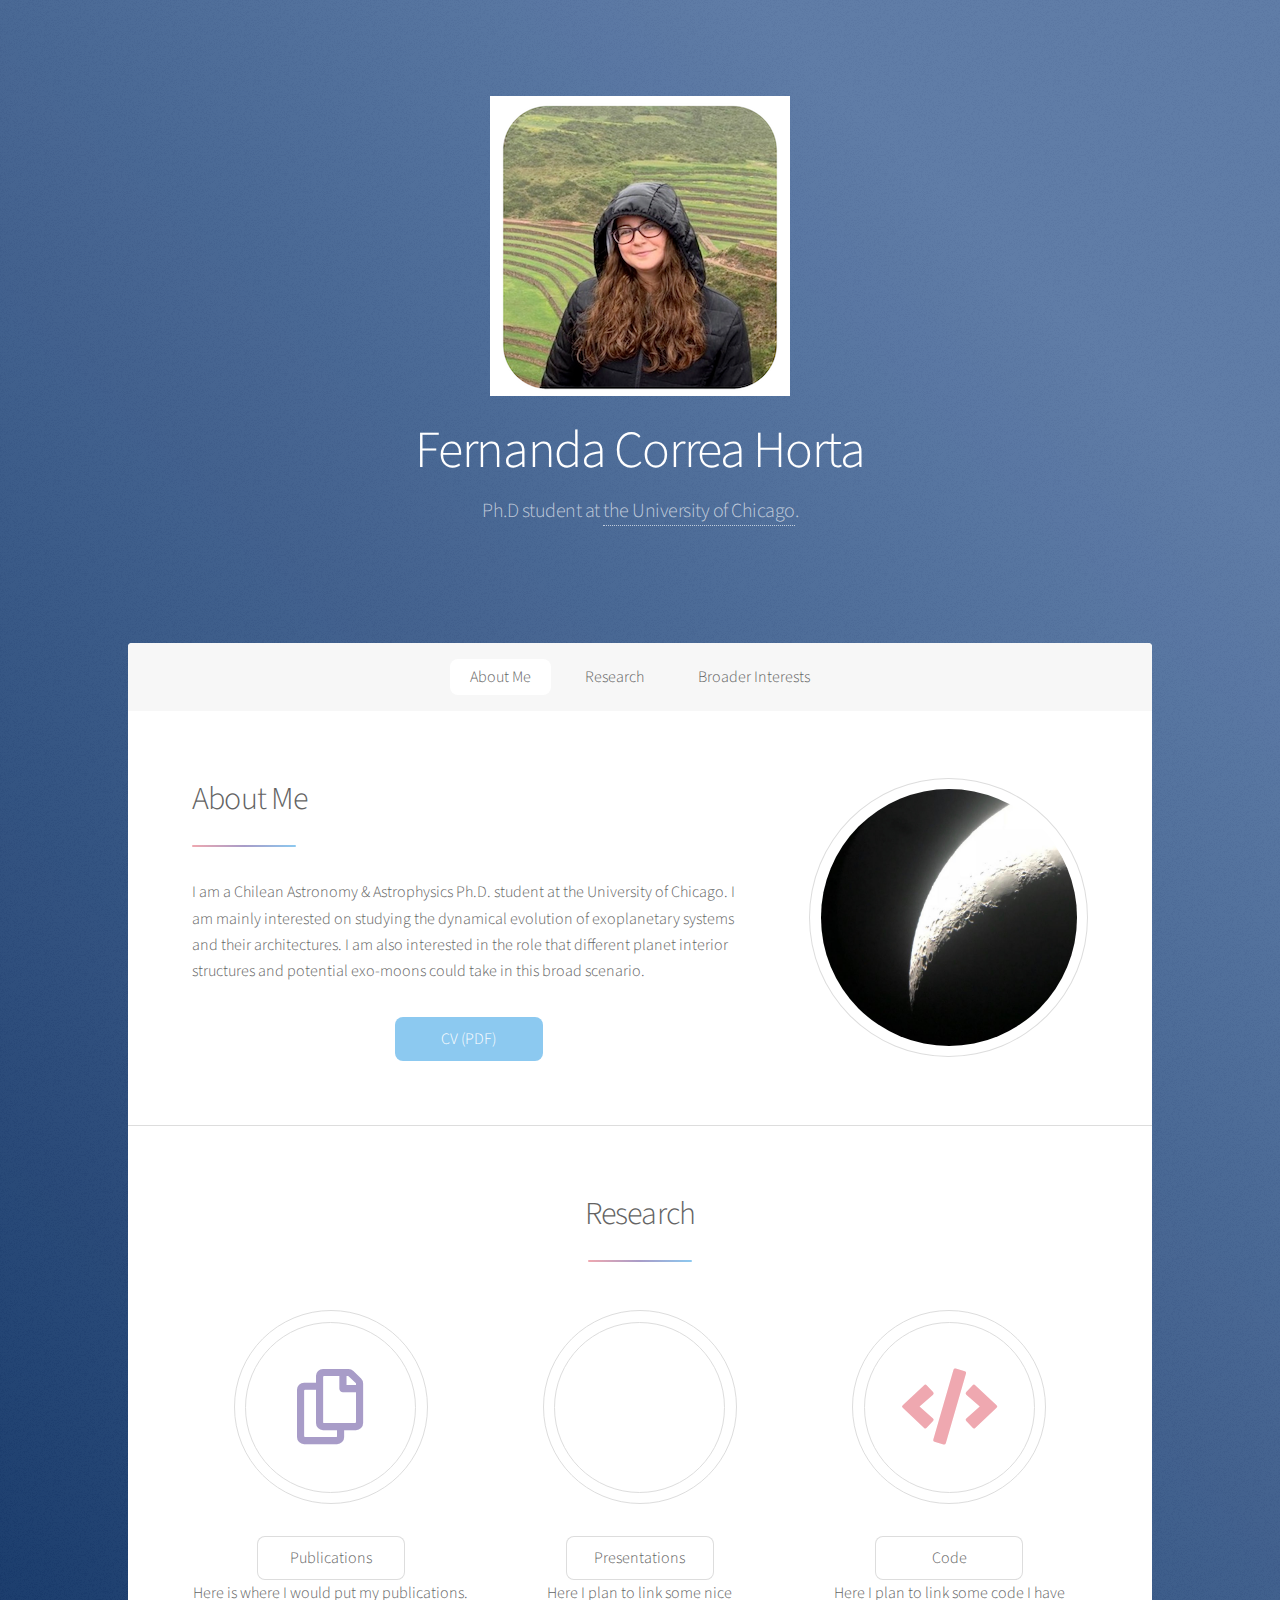
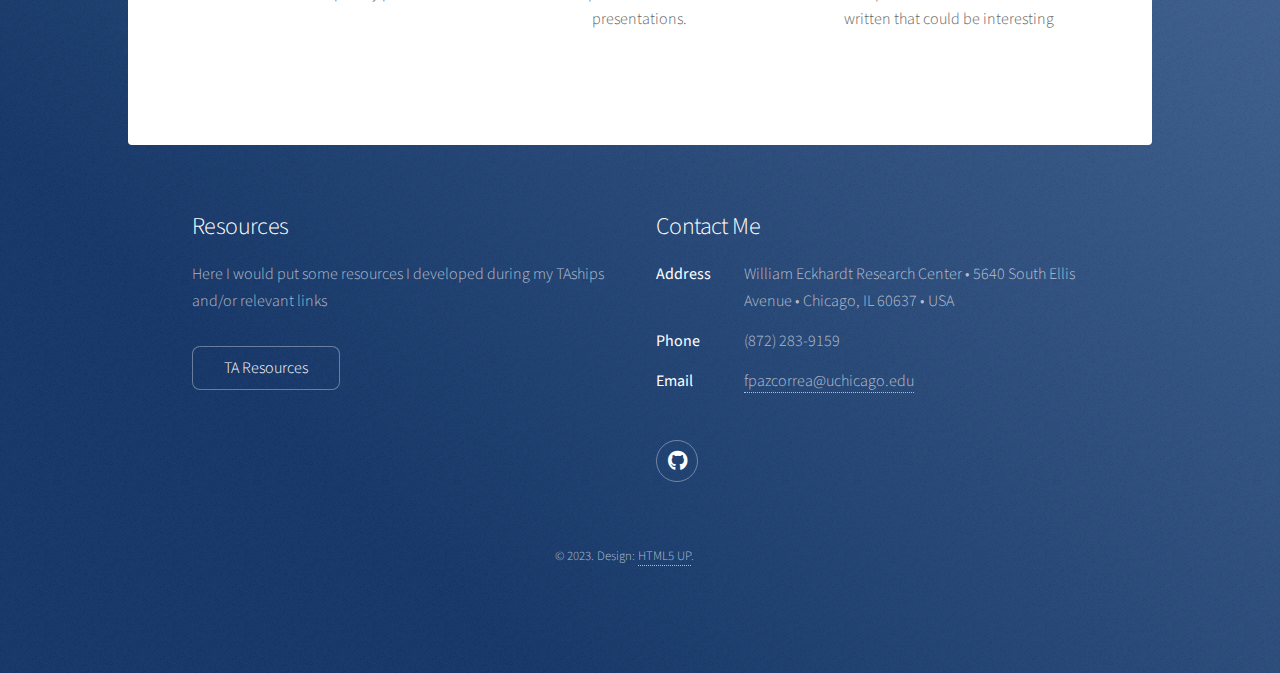
<file: index.html>
<!DOCTYPE HTML>
<!--
	Stellar by HTML5 UP
	html5up.net | @ajlkn
	Free for personal and commercial use under the CCA 3.0 license (html5up.net/license)
-->
<html>
	<head>
		<title>Fernanda Paz Correa Horta</title>
		<meta charset="utf-8" />
		<meta name="viewport" content="width=device-width, initial-scale=1, user-scalable=no" />
		<link rel="stylesheet" href="assets/css/main.css" />
		<noscript><link rel="stylesheet" href="assets/css/noscript.css" /></noscript>
	</head>
	<body class="is-preload">

		<!-- Wrapper -->
			<div id="wrapper">

				<!-- Header -->
					<header id="header" class="alt">
						<span class="logo"><img src="images/profile_pic_2.png" alt="" /></span>
						<h1>Fernanda Correa Horta</h1>
						<p>Ph.D student at <a href="https://astrophysics.uchicago.edu" target="_blank">the University of Chicago</a>.</p><br />
					</header>

				<!-- Nav -->
					<nav id="nav">
						<ul>
							<li><a href="#about" class="active">About Me</a></li>
							<li><a href="#research"> Research</a></li>
							<li><a href="broader.html">Broader Interests</a></li>
						</ul>
					</nav>

				<!-- Main -->
					<div id="main">

						<!-- Introduction -->
							<section id="about" class="main">
								<div class="spotlight">
									<div class="content">
										<header class="major">
											<h2>About Me</h2>
										</header>
										<p> I am a Chilean Astronomy & Astrophysics Ph.D. student at the University of Chicago. I am
										 mainly interested on studying the dynamical evolution of exoplanetary systems and their architectures. I am also interested
										in the role that different planet interior structures and potential exo-moons could take in this broad scenario. </p>
										
										<ul class="actions special">
										<li><a href="CV.pdf" target="_blank" class="button primary">CV (PDF)</a></li>
									</ul>
										
									</div>
									<span class="image"><img src="images/moon.jpeg" alt="" /></span>
								</div>
							</section>

						<!-- Research -->
							<section id="research" class="main special">
								<header class="major">
									<h2>Research</h2>
								</header>
								<ul class="features">
									 <li>
										 <span class="icon major style3 fa-copy"></span>
										<class="actions">
									<a href="#" class="button">Publications</a>
									<p>Here is where I would put my publications.</p> 
								        </li>
									<li>
										<span class="icon major fa-laptop"></span>
										<class="actions">
									<a href="#" class="button">Presentations</a>
										<p>Here I plan to link some nice presentations.</p>
								        </li>
									<li>
										<span class="icon solid major style1 fa-code"></span>
										<class="actions">
									<a href="#" class="button">Code</a>
										<p>Here I plan to link some code I have written that could be interesting</p>
								        </li>	
						</ul>
						</section>

					</div>	

				<!-- Footer -->
					<footer id="footer">
						<section>
							<h2>Resources</h2>
							<p>Here I would put some resources I developed during my TAships and/or relevant links</p>
							<ul class="actions">
								<li><a href="resources.html" class="button">TA Resources</a></li>
							</ul>
						</section>
						<section>
							<h2>Contact Me</h2>
							<dl class="alt">
								<dt>Address</dt>
								<dd> William Eckhardt Research Center &bull; 5640 South Ellis Avenue &bull; Chicago, IL 60637 &bull; USA</dd>
								<dt>Phone</dt>
								<dd>(872) 283-9159</dd>
								<dt>Email</dt>
								<dd><a href="#">fpazcorrea@uchicago.edu</a></dd>
							</dl>
							<ul class="icons">
								<li><a href="https://github.com/fpazcorrea" target="_blank" class="icon brands fa-github alt"><span class="label">GitHub</span></a></li>
							</ul>
						</section>
						<p class="copyright">&copy; 2023. Design: <a href="https://html5up.net" target="_blank">HTML5 UP</a>.</p>
					</footer>

			</div>

		<!-- Scripts -->
			<script src="assets/js/jquery.min.js"></script>
			<script src="assets/js/jquery.scrollex.min.js"></script>
			<script src="assets/js/jquery.scrolly.min.js"></script>
			<script src="assets/js/browser.min.js"></script>
			<script src="assets/js/breakpoints.min.js"></script>
			<script src="assets/js/util.js"></script>
			<script src="assets/js/main.js"></script>

	</body>
</html>
</file>
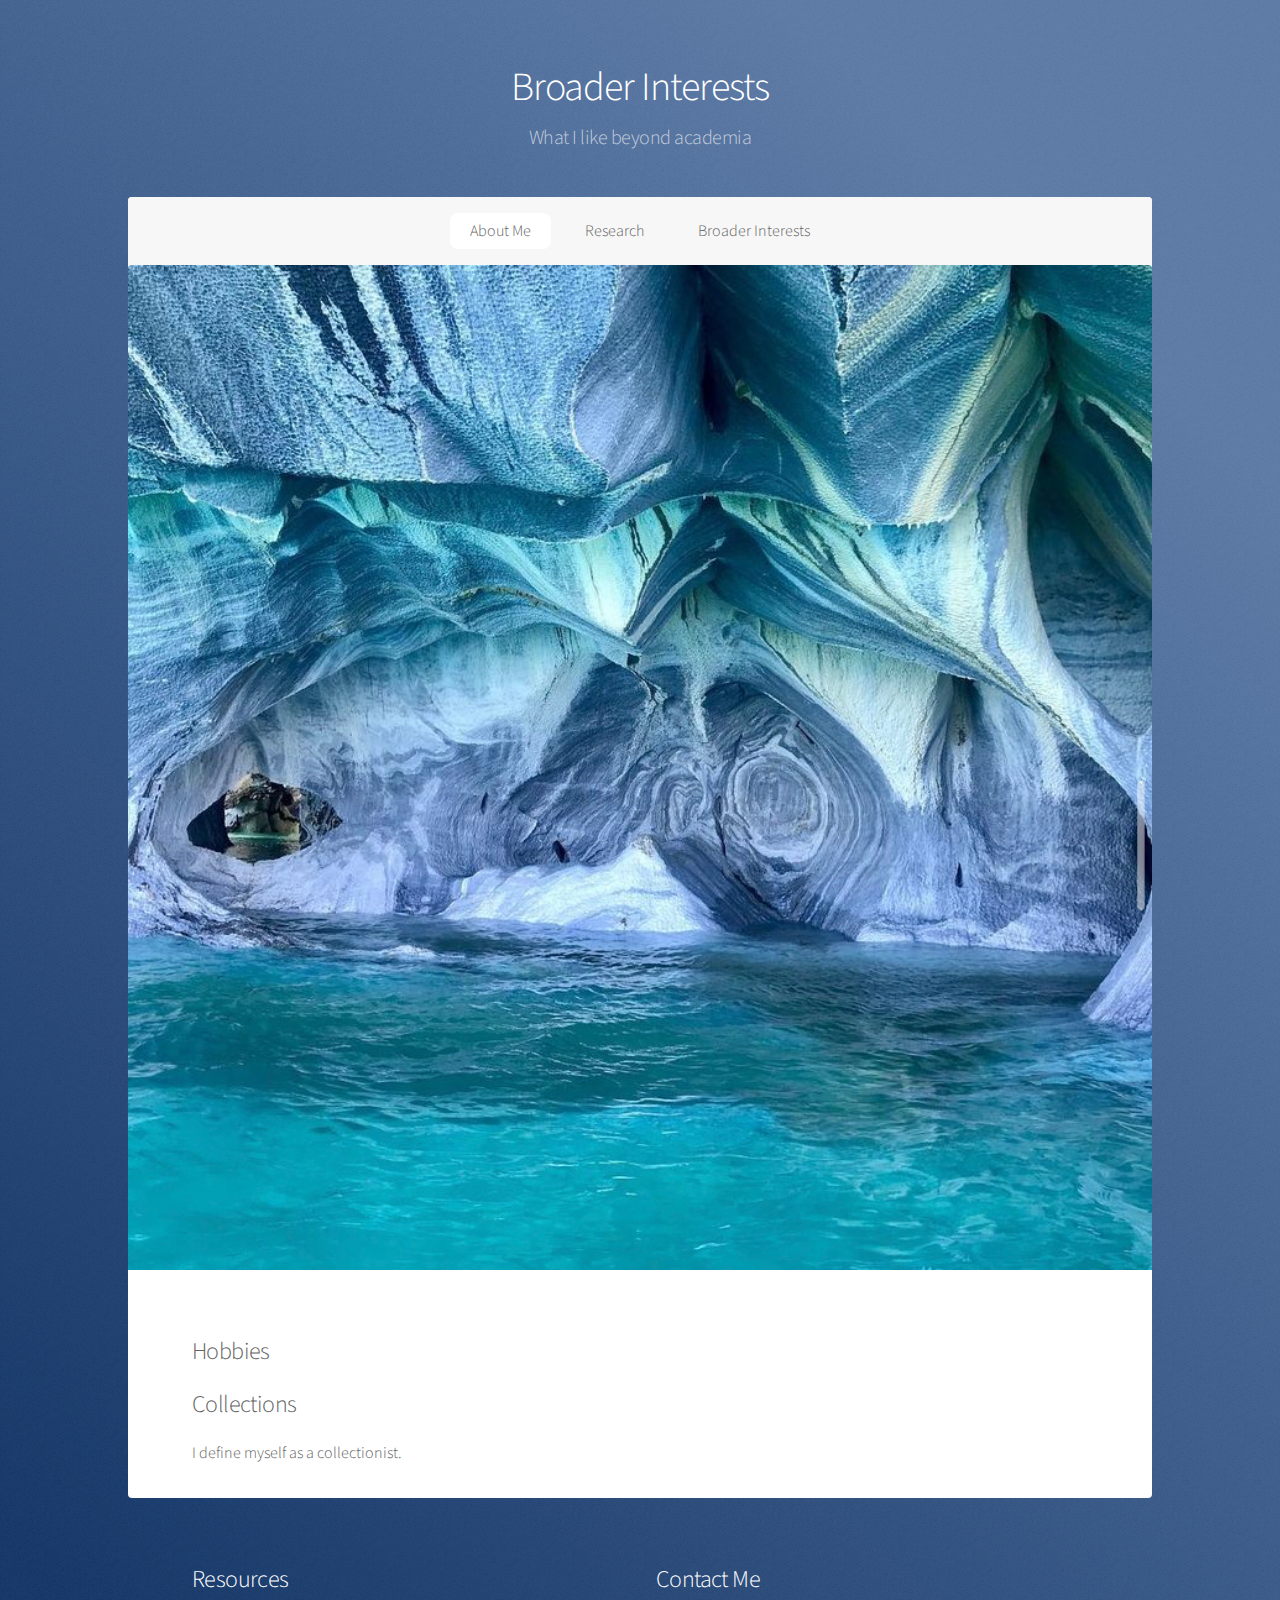
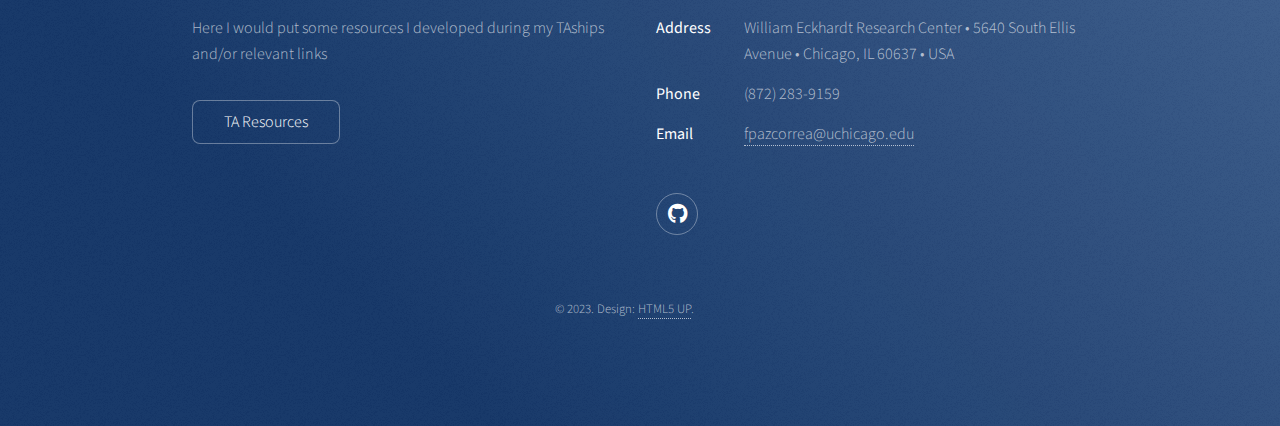
<file: broader.html>
<!DOCTYPE HTML>
<!--
	Stellar by HTML5 UP
	html5up.net | @ajlkn
	Free for personal and commercial use under the CCA 3.0 license (html5up.net/license)
-->
<html>
	<head>
		<title>Fernanda Correa - Broader Interests</title>
		<meta charset="utf-8" />
		<meta name="viewport" content="width=device-width, initial-scale=1, user-scalable=no" />
		<link rel="stylesheet" href="assets/css/main.css" />
		<noscript><link rel="stylesheet" href="assets/css/noscript.css" /></noscript>
	</head>
	<body class="is-preload">

		<!-- Wrapper -->
			<div id="wrapper">

				<!-- Header -->
					<header id="header">
						<h1>Broader Interests</h1>
						<p>What I like beyond academia</p>
					</header>
				
					<!-- Nav -->
					<nav id="nav">
						<ul>
							<li><a href="index.html#about" class="active">About Me</a></li>
							<li><a href="index.html#research"> Research</a></li>
							<li><a href="broader.html">Broader Interests</a></li>
						</ul>
					</nav>
				

				<!-- Main -->
					<div id="main">

						<!-- Content -->
							<section id="content" class="main">
								<span class="image main"><img src="images/chile.jpg" alt="" /></span>
								<h2>Hobbies</h2>
								
								
								<h2>Collections</h2>
								
								I define myself as a collectionist. 
							</section>

					</div>

				<!-- Footer -->
					<footer id="footer">
						<section>
							<h2>Resources</h2>
							<p>Here I would put some resources I developed during my TAships and/or relevant links</p>
							<ul class="actions">
								<li><a href="resources.html" class="button">TA Resources</a></li>
							</ul>
						</section>
						<section>
							<h2>Contact Me</h2>
							<dl class="alt">
								<dt>Address</dt>
								<dd> William Eckhardt Research Center &bull; 5640 South Ellis Avenue &bull; Chicago, IL 60637 &bull; USA</dd>
								<dt>Phone</dt>
								<dd>(872) 283-9159</dd>
								<dt>Email</dt>
								<dd><a href="#">fpazcorrea@uchicago.edu</a></dd>
							</dl>
							<ul class="icons">
								<li><a href="https://github.com/fpazcorrea" target="_blank" class="icon brands fa-github alt"><span class="label">GitHub</span></a></li>
							</ul>
						</section>
						<p class="copyright">&copy; 2023. Design: <a href="https://html5up.net" target="_blank" >HTML5 UP</a>.</p>
					</footer>

			</div>

		<!-- Scripts -->
			<script src="assets/js/jquery.min.js"></script>
			<script src="assets/js/jquery.scrollex.min.js"></script>
			<script src="assets/js/jquery.scrolly.min.js"></script>
			<script src="assets/js/browser.min.js"></script>
			<script src="assets/js/breakpoints.min.js"></script>
			<script src="assets/js/util.js"></script>
			<script src="assets/js/main.js"></script>

	</body>
</html>
</file>
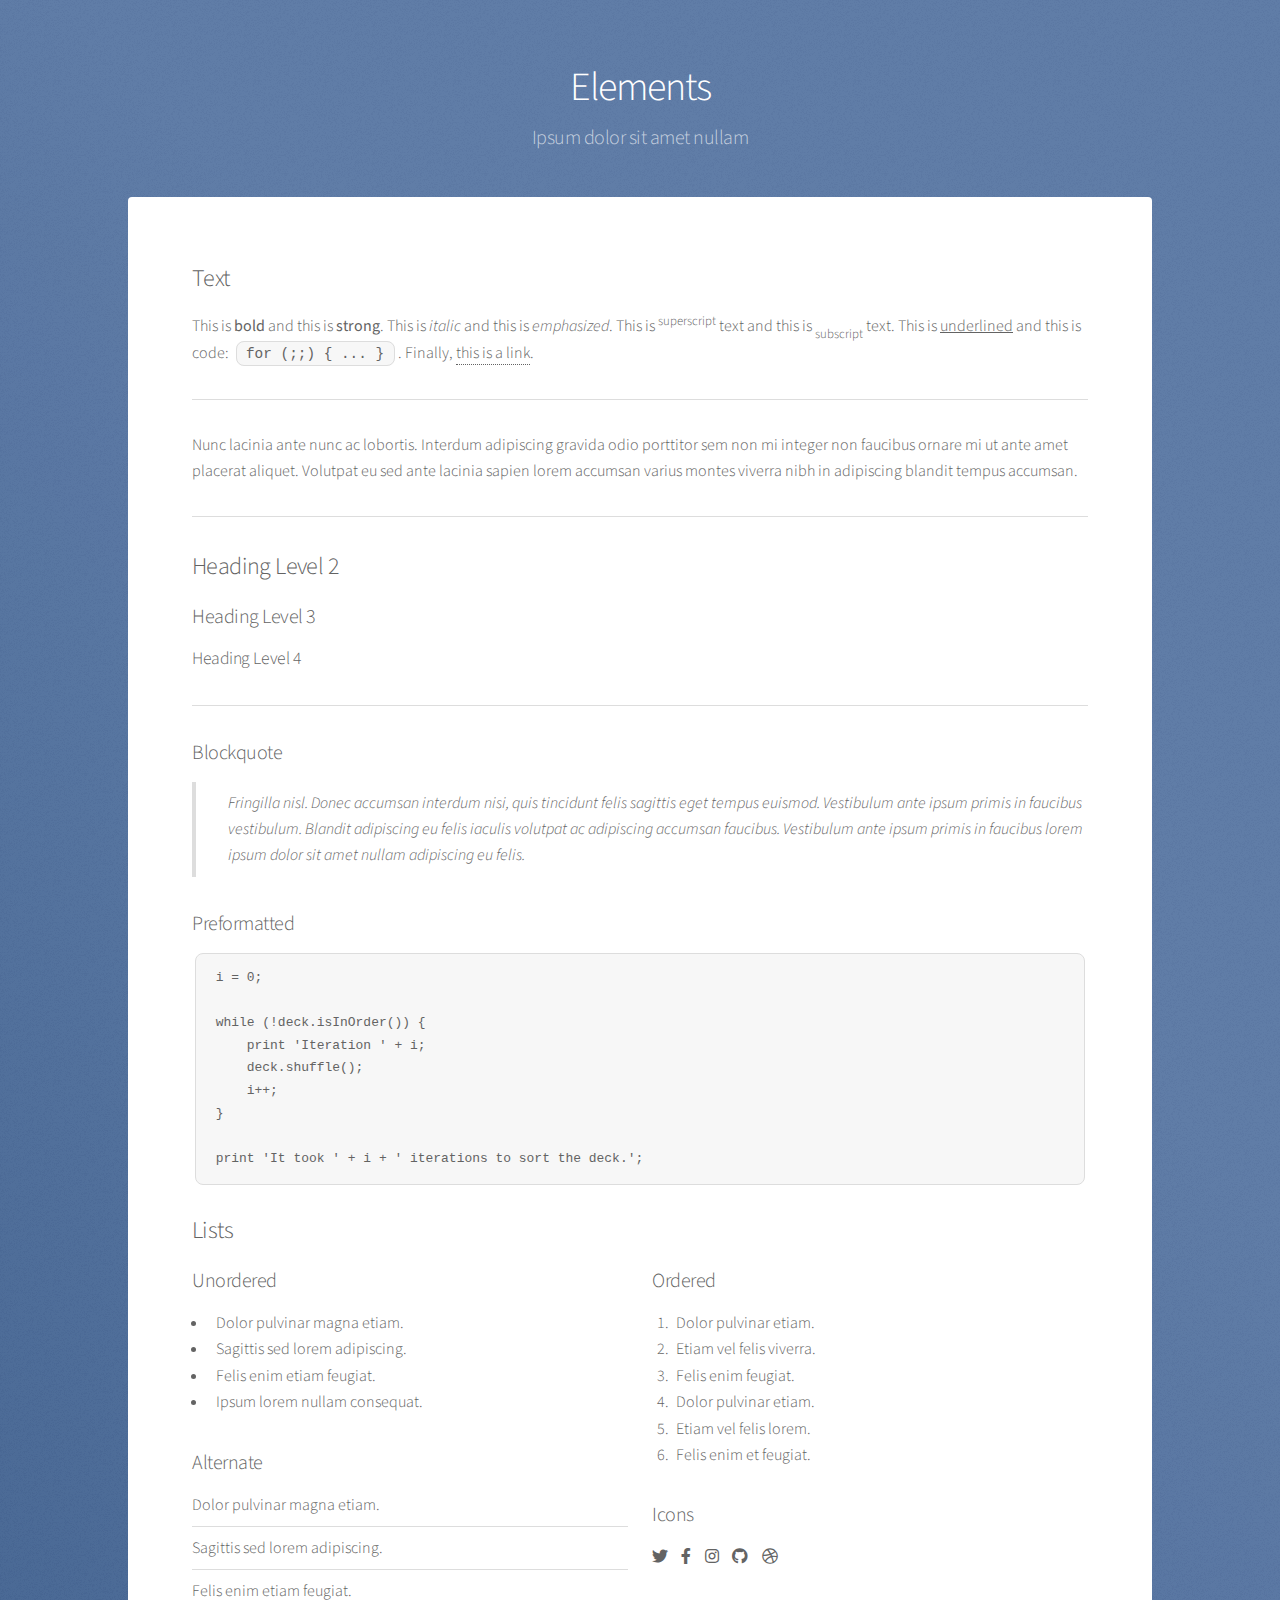
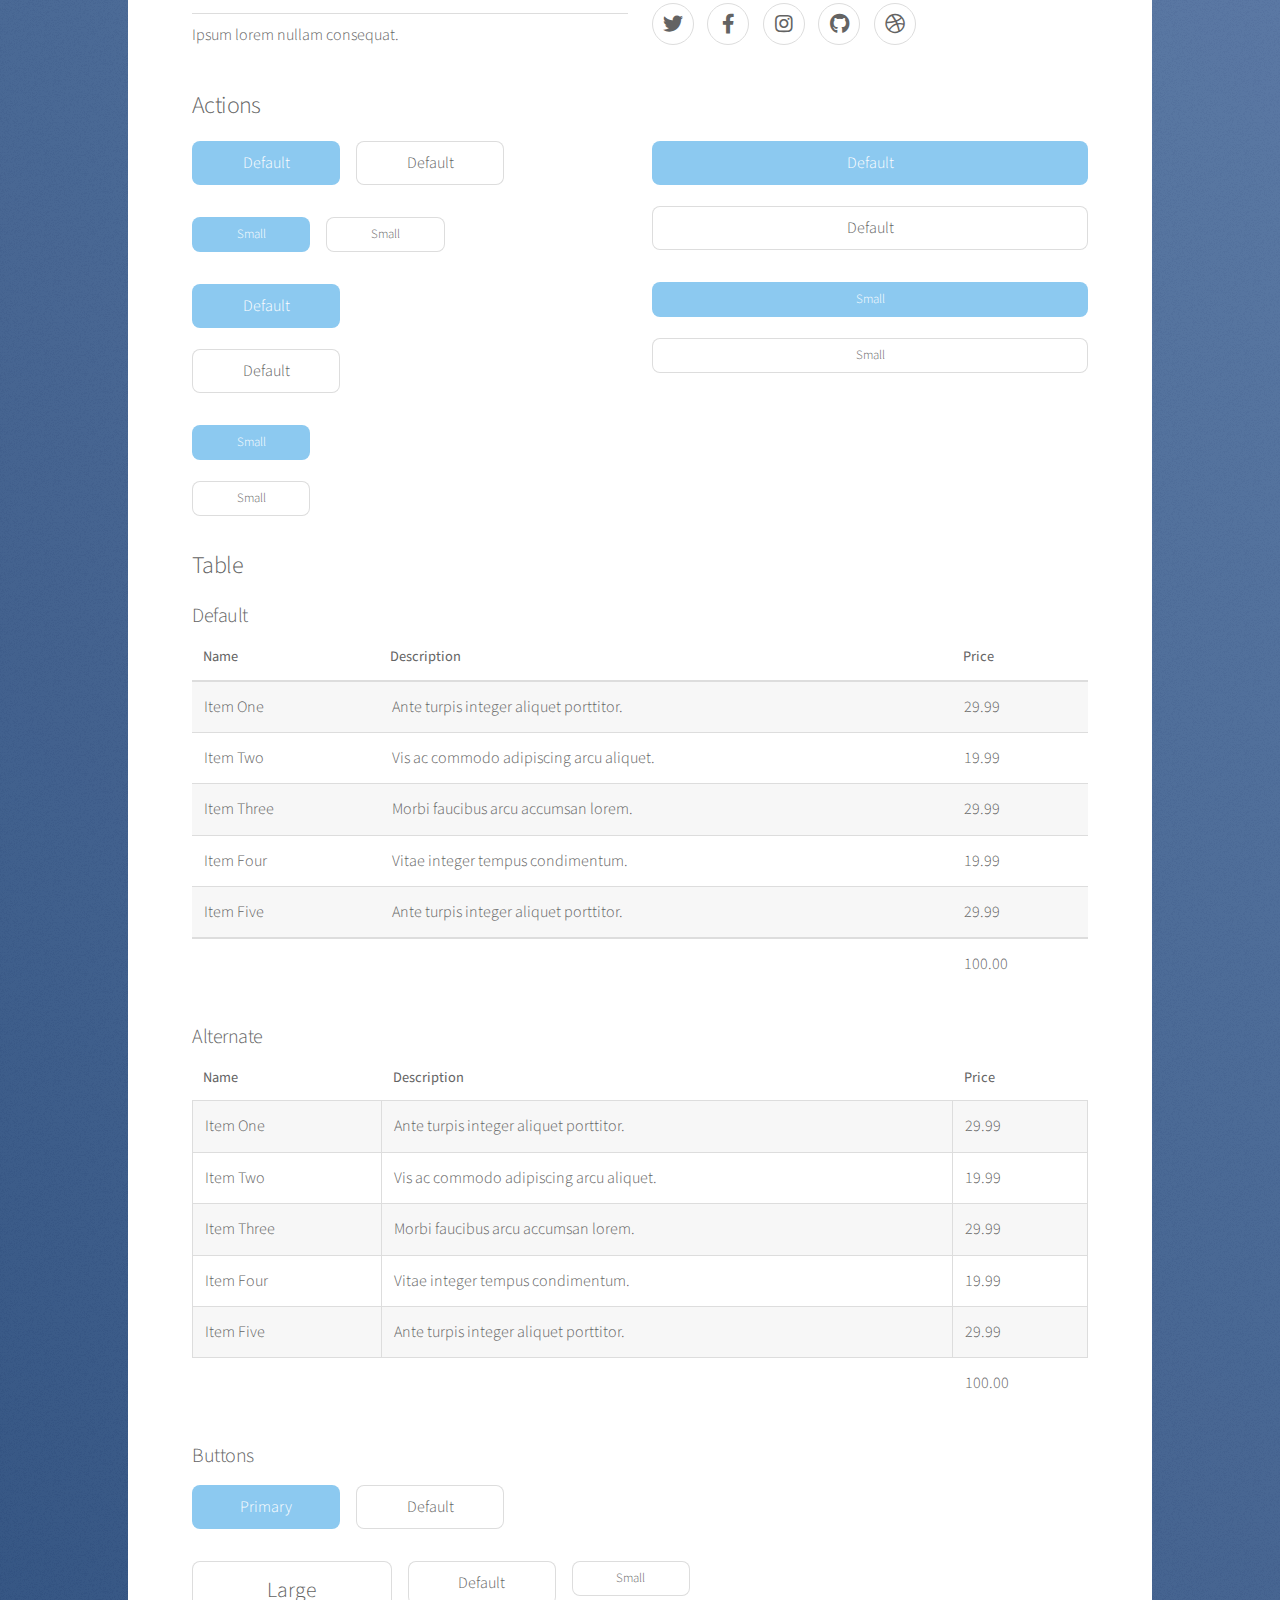
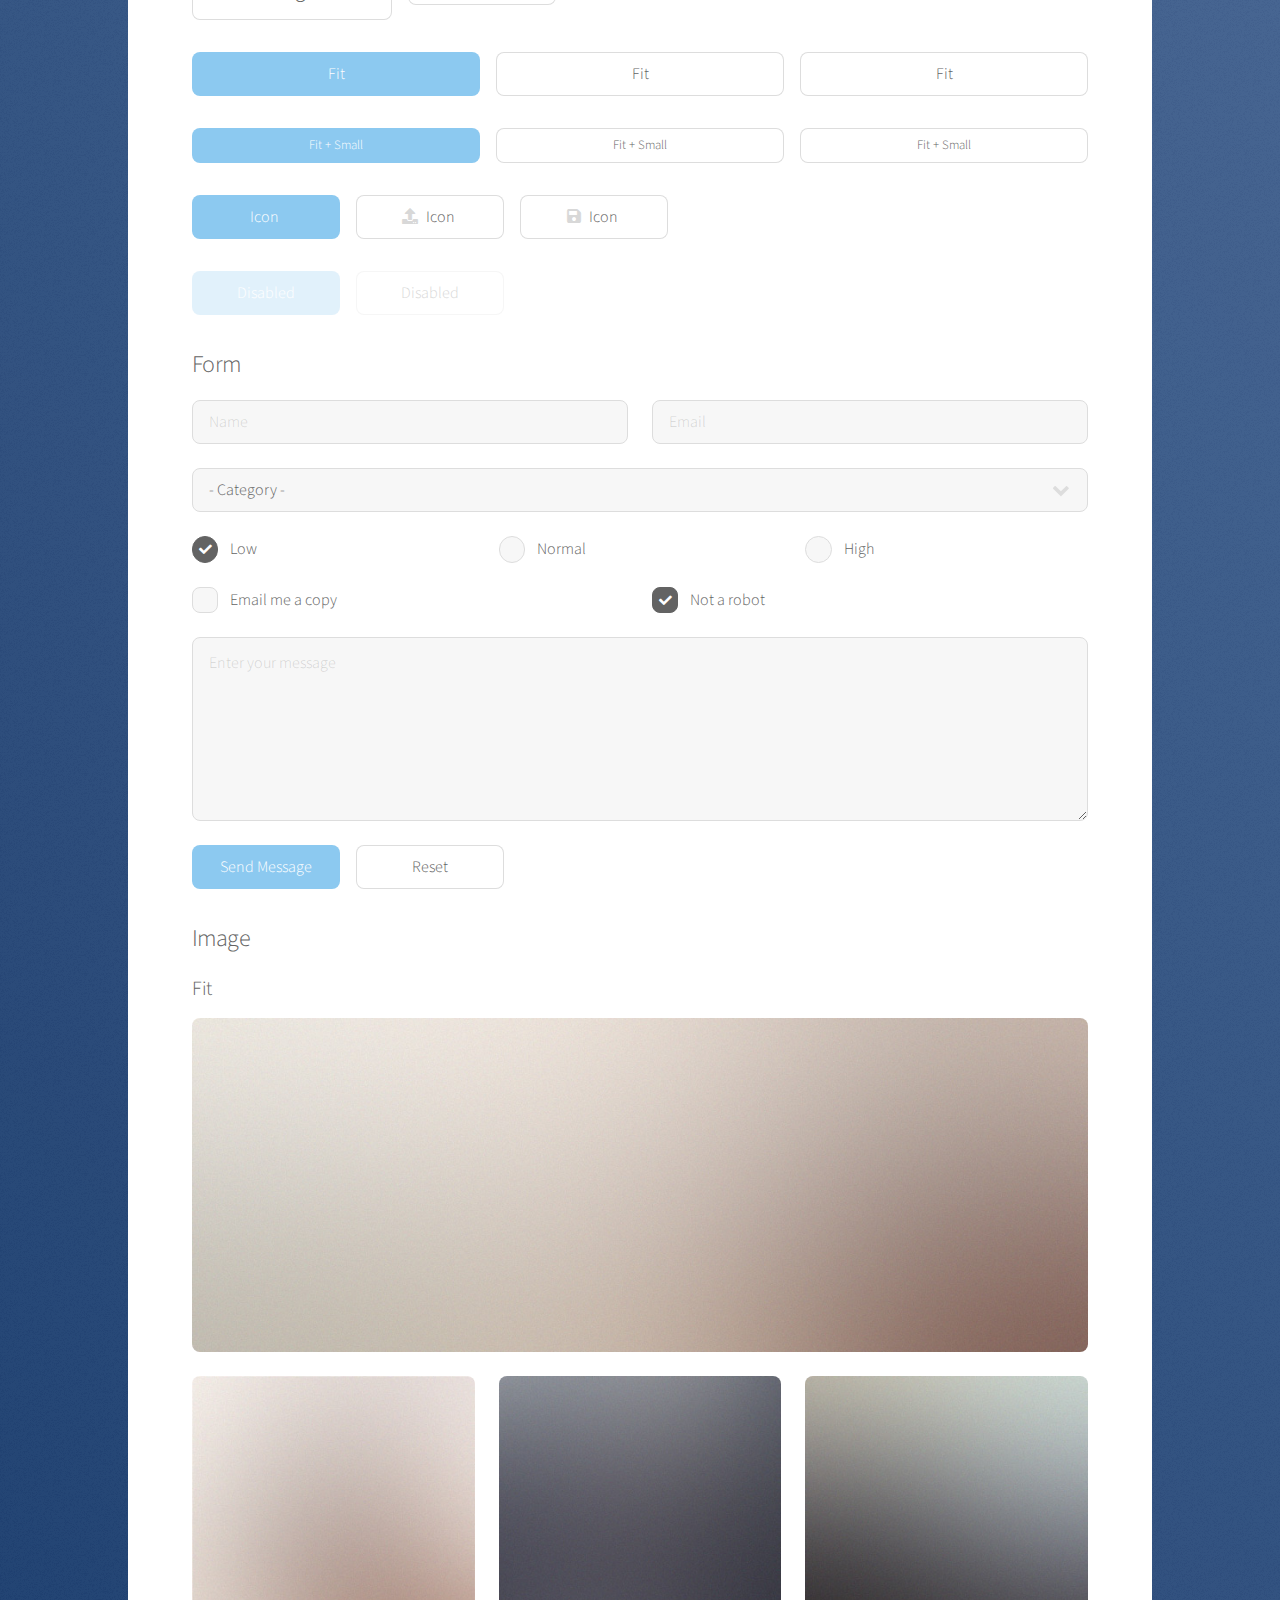
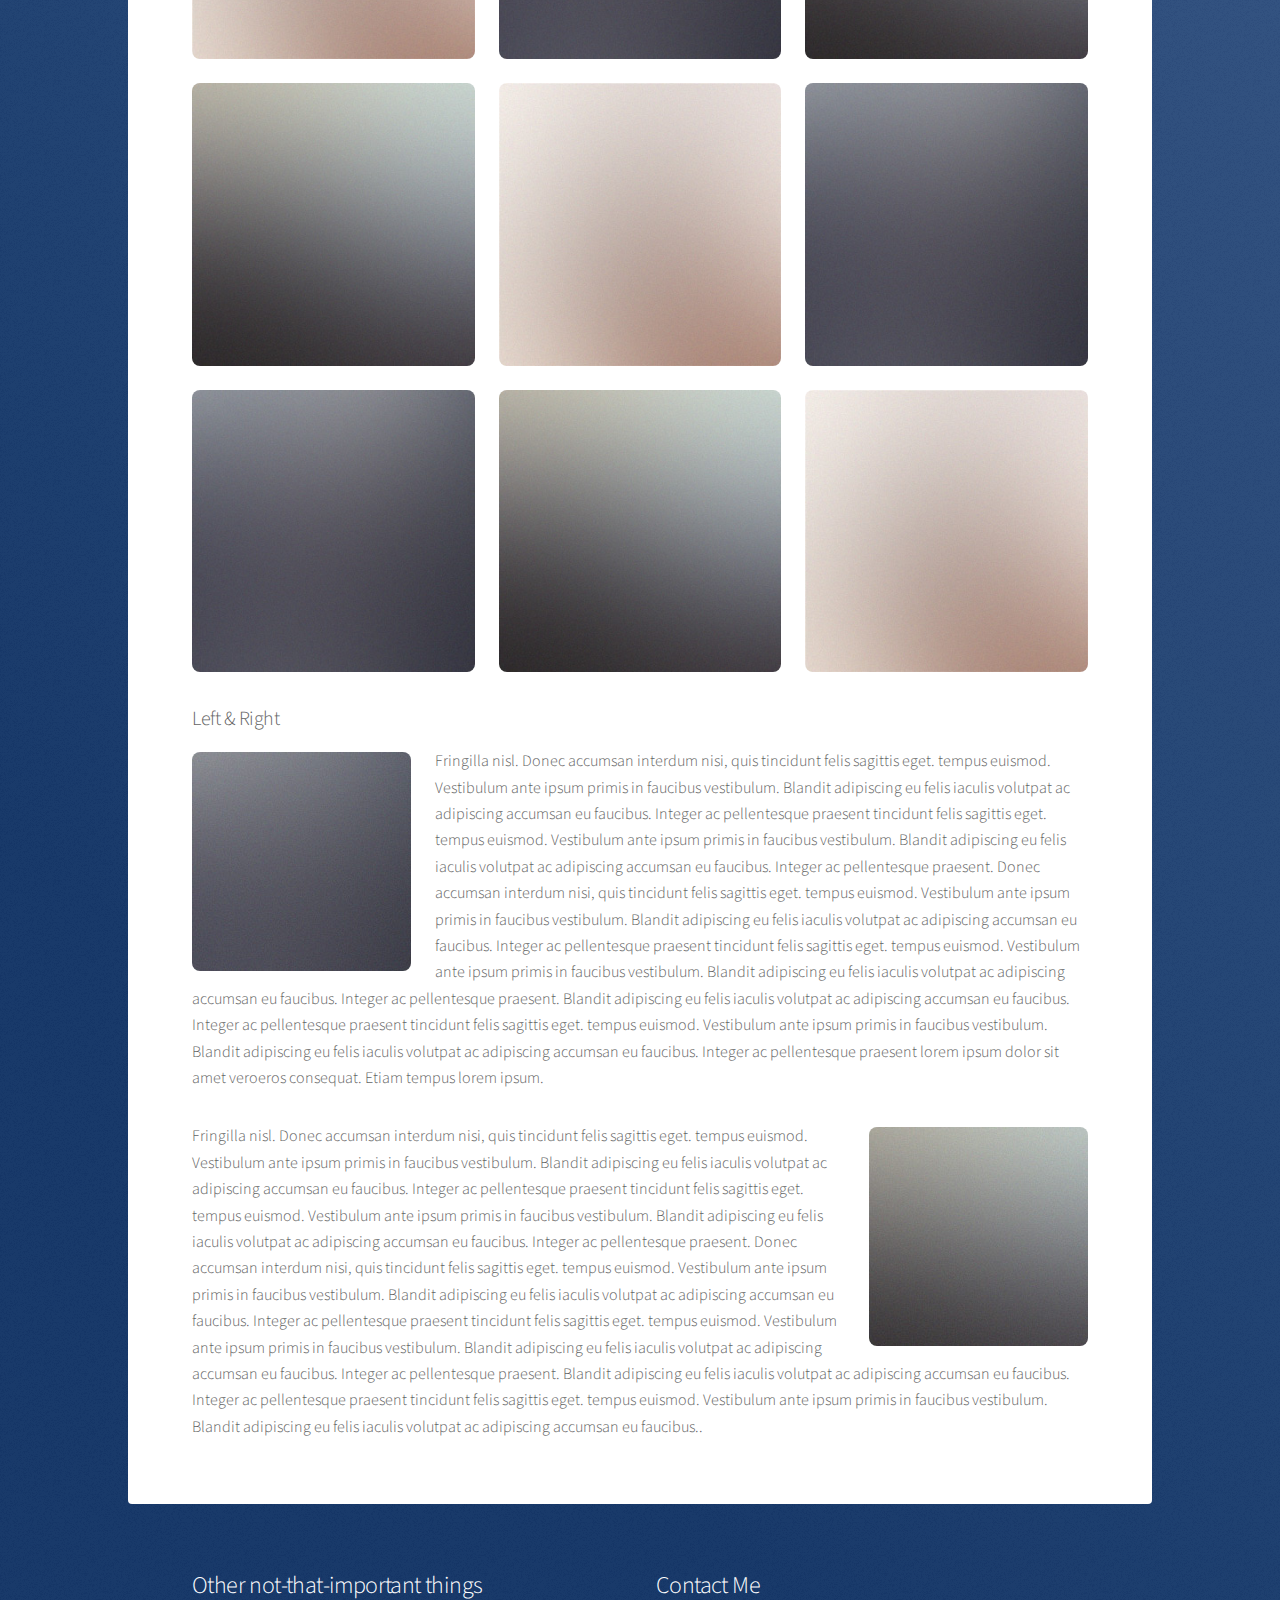
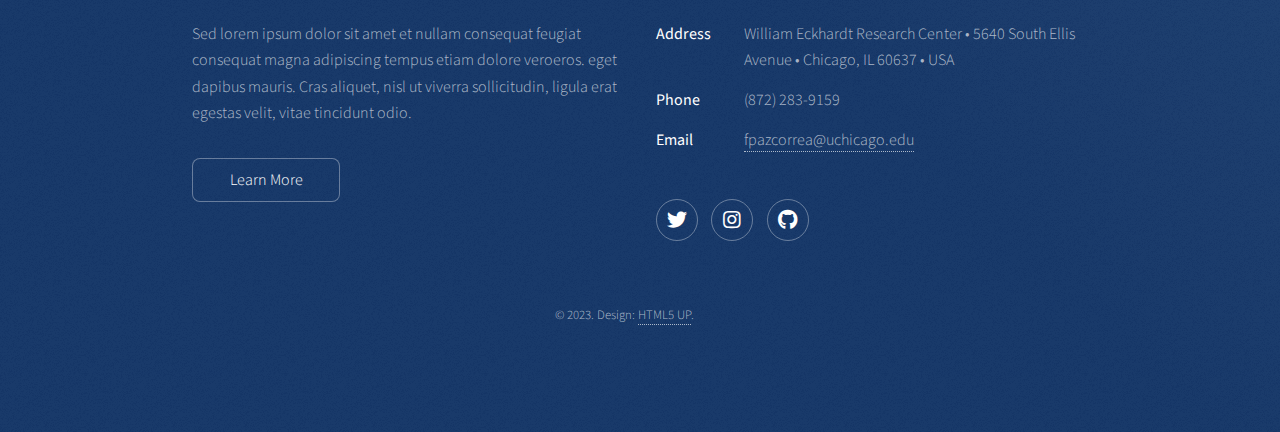
<file: elements.html>
<!DOCTYPE HTML>
<!--
	Stellar by HTML5 UP
	html5up.net | @ajlkn
	Free for personal and commercial use under the CCA 3.0 license (html5up.net/license)
-->
<html>
	<head>
		<title>Elements - Stellar by HTML5 UP</title>
		<meta charset="utf-8" />
		<meta name="viewport" content="width=device-width, initial-scale=1, user-scalable=no" />
		<link rel="stylesheet" href="assets/css/main.css" />
		<noscript><link rel="stylesheet" href="assets/css/noscript.css" /></noscript>
	</head>
	<body class="is-preload">

		<!-- Wrapper -->
			<div id="wrapper">

				<!-- Header -->
					<header id="header">
						<h1>Elements</h1>
						<p>Ipsum dolor sit amet nullam</p>
					</header>

				<!-- Main -->
					<div id="main">

						<!-- Content -->
							<section id="content" class="main">

								<!-- Text -->
									<section>
										<h2>Text</h2>
										<p>This is <b>bold</b> and this is <strong>strong</strong>. This is <i>italic</i> and this is <em>emphasized</em>.
										This is <sup>superscript</sup> text and this is <sub>subscript</sub> text.
										This is <u>underlined</u> and this is code: <code>for (;;) { ... }</code>. Finally, <a href="#">this is a link</a>.</p>
										<hr />
										<p>Nunc lacinia ante nunc ac lobortis. Interdum adipiscing gravida odio porttitor sem non mi integer non faucibus ornare mi ut ante amet placerat aliquet. Volutpat eu sed ante lacinia sapien lorem accumsan varius montes viverra nibh in adipiscing blandit tempus accumsan.</p>
										<hr />
										<h2>Heading Level 2</h2>
										<h3>Heading Level 3</h3>
										<h4>Heading Level 4</h4>
										<hr />
										<h3>Blockquote</h3>
										<blockquote>Fringilla nisl. Donec accumsan interdum nisi, quis tincidunt felis sagittis eget tempus euismod. Vestibulum ante ipsum primis in faucibus vestibulum. Blandit adipiscing eu felis iaculis volutpat ac adipiscing accumsan faucibus. Vestibulum ante ipsum primis in faucibus lorem ipsum dolor sit amet nullam adipiscing eu felis.</blockquote>
										<h3>Preformatted</h3>
										<pre><code>i = 0;

while (!deck.isInOrder()) {
    print 'Iteration ' + i;
    deck.shuffle();
    i++;
}

print 'It took ' + i + ' iterations to sort the deck.';</code></pre>
									</section>

								<!-- Lists -->
									<section>
										<h2>Lists</h2>
										<div class="row">
											<div class="col-6 col-12-medium">
												<h3>Unordered</h3>
												<ul>
													<li>Dolor pulvinar magna etiam.</li>
													<li>Sagittis sed lorem adipiscing.</li>
													<li>Felis enim etiam feugiat.</li>
													<li>Ipsum lorem nullam consequat.</li>
												</ul>
												<h3>Alternate</h3>
												<ul class="alt">
													<li>Dolor pulvinar magna etiam.</li>
													<li>Sagittis sed lorem adipiscing.</li>
													<li>Felis enim etiam feugiat.</li>
													<li>Ipsum lorem nullam consequat.</li>
												</ul>
											</div>
											<div class="col-6 col-12-medium">
												<h3>Ordered</h3>
												<ol>
													<li>Dolor pulvinar etiam.</li>
													<li>Etiam vel felis viverra.</li>
													<li>Felis enim feugiat.</li>
													<li>Dolor pulvinar etiam.</li>
													<li>Etiam vel felis lorem.</li>
													<li>Felis enim et feugiat.</li>
												</ol>
												<h3>Icons</h3>
												<ul class="icons">
													<li><a href="#" class="icon brands fa-twitter"><span class="label">Twitter</span></a></li>
													<li><a href="#" class="icon brands fa-facebook-f"><span class="label">Facebook</span></a></li>
													<li><a href="#" class="icon brands fa-instagram"><span class="label">Instagram</span></a></li>
													<li><a href="#" class="icon brands fa-github"><span class="label">GitHub</span></a></li>
													<li><a href="#" class="icon brands fa-dribbble"><span class="label">Dribbble</span></a></li>
												</ul>
												<ul class="icons">
													<li><a href="#" class="icon brands alt fa-twitter"><span class="label">Twitter</span></a></li>
													<li><a href="#" class="icon brands alt fa-facebook-f"><span class="label">Facebook</span></a></li>
													<li><a href="#" class="icon brands alt fa-instagram"><span class="label">Instagram</span></a></li>
													<li><a href="#" class="icon brands alt fa-github"><span class="label">GitHub</span></a></li>
													<li><a href="#" class="icon brands alt fa-dribbble"><span class="label">Dribbble</span></a></li>
												</ul>
											</div>
										</div>
										<h2>Actions</h2>
										<div class="row">
											<div class="col-6 col-12-medium">
												<ul class="actions">
													<li><a href="#" class="button primary">Default</a></li>
													<li><a href="#" class="button">Default</a></li>
												</ul>
												<ul class="actions small">
													<li><a href="#" class="button primary small">Small</a></li>
													<li><a href="#" class="button small">Small</a></li>
												</ul>
												<ul class="actions stacked">
													<li><a href="#" class="button primary">Default</a></li>
													<li><a href="#" class="button">Default</a></li>
												</ul>
												<ul class="actions stacked">
													<li><a href="#" class="button primary small">Small</a></li>
													<li><a href="#" class="button small">Small</a></li>
												</ul>
											</div>
											<div class="col-6 col-12-medium">
												<ul class="actions stacked">
													<li><a href="#" class="button primary fit">Default</a></li>
													<li><a href="#" class="button fit">Default</a></li>
												</ul>
												<ul class="actions stacked">
													<li><a href="#" class="button primary small fit">Small</a></li>
													<li><a href="#" class="button small fit">Small</a></li>
												</ul>
											</div>
										</div>
									</section>

								<!-- Table -->
									<section>
										<h2>Table</h2>
										<h3>Default</h3>
										<div class="table-wrapper">
											<table>
												<thead>
													<tr>
														<th>Name</th>
														<th>Description</th>
														<th>Price</th>
													</tr>
												</thead>
												<tbody>
													<tr>
														<td>Item One</td>
														<td>Ante turpis integer aliquet porttitor.</td>
														<td>29.99</td>
													</tr>
													<tr>
														<td>Item Two</td>
														<td>Vis ac commodo adipiscing arcu aliquet.</td>
														<td>19.99</td>
													</tr>
													<tr>
														<td>Item Three</td>
														<td> Morbi faucibus arcu accumsan lorem.</td>
														<td>29.99</td>
													</tr>
													<tr>
														<td>Item Four</td>
														<td>Vitae integer tempus condimentum.</td>
														<td>19.99</td>
													</tr>
													<tr>
														<td>Item Five</td>
														<td>Ante turpis integer aliquet porttitor.</td>
														<td>29.99</td>
													</tr>
												</tbody>
												<tfoot>
													<tr>
														<td colspan="2"></td>
														<td>100.00</td>
													</tr>
												</tfoot>
											</table>
										</div>

										<h3>Alternate</h3>
										<div class="table-wrapper">
											<table class="alt">
												<thead>
													<tr>
														<th>Name</th>
														<th>Description</th>
														<th>Price</th>
													</tr>
												</thead>
												<tbody>
													<tr>
														<td>Item One</td>
														<td>Ante turpis integer aliquet porttitor.</td>
														<td>29.99</td>
													</tr>
													<tr>
														<td>Item Two</td>
														<td>Vis ac commodo adipiscing arcu aliquet.</td>
														<td>19.99</td>
													</tr>
													<tr>
														<td>Item Three</td>
														<td> Morbi faucibus arcu accumsan lorem.</td>
														<td>29.99</td>
													</tr>
													<tr>
														<td>Item Four</td>
														<td>Vitae integer tempus condimentum.</td>
														<td>19.99</td>
													</tr>
													<tr>
														<td>Item Five</td>
														<td>Ante turpis integer aliquet porttitor.</td>
														<td>29.99</td>
													</tr>
												</tbody>
												<tfoot>
													<tr>
														<td colspan="2"></td>
														<td>100.00</td>
													</tr>
												</tfoot>
											</table>
										</div>
									</section>

								<!-- Buttons -->
									<section>
										<h3>Buttons</h3>
										<ul class="actions">
											<li><a href="#" class="button primary">Primary</a></li>
											<li><a href="#" class="button">Default</a></li>
										</ul>
										<ul class="actions">
											<li><a href="#" class="button large">Large</a></li>
											<li><a href="#" class="button">Default</a></li>
											<li><a href="#" class="button small">Small</a></li>
										</ul>
										<ul class="actions fit">
											<li><a href="#" class="button primary fit">Fit</a></li>
											<li><a href="#" class="button fit">Fit</a></li>
											<li><a href="#" class="button fit">Fit</a></li>
										</ul>
										<ul class="actions fit small">
											<li><a href="#" class="button primary fit small">Fit + Small</a></li>
											<li><a href="#" class="button fit small">Fit + Small</a></li>
											<li><a href="#" class="button fit small">Fit + Small</a></li>
										</ul>
										<ul class="actions">
											<li><a href="#" class="button primary icon solidfa-download">Icon</a></li>
											<li><a href="#" class="button icon solid fa-upload">Icon</a></li>
											<li><a href="#" class="button icon solid fa-save">Icon</a></li>
										</ul>
										<ul class="actions">
											<li><span class="button primary disabled">Disabled</span></li>
											<li><span class="button disabled">Disabled</span></li>
										</ul>
									</section>

								<!-- Form -->
									<section>
										<h2>Form</h2>
										<form method="post" action="#">
											<div class="row gtr-uniform">
												<div class="col-6 col-12-xsmall">
													<input type="text" name="demo-name" id="demo-name" value="" placeholder="Name" />
												</div>
												<div class="col-6 col-12-xsmall">
													<input type="email" name="demo-email" id="demo-email" value="" placeholder="Email" />
												</div>
												<div class="col-12">
													<select name="demo-category" id="demo-category">
														<option value="">- Category -</option>
														<option value="1">Manufacturing</option>
														<option value="1">Shipping</option>
														<option value="1">Administration</option>
														<option value="1">Human Resources</option>
													</select>
												</div>
												<div class="col-4 col-12-small">
													<input type="radio" id="demo-priority-low" name="demo-priority" checked>
													<label for="demo-priority-low">Low</label>
												</div>
												<div class="col-4 col-12-small">
													<input type="radio" id="demo-priority-normal" name="demo-priority">
													<label for="demo-priority-normal">Normal</label>
												</div>
												<div class="col-4 col-12-small">
													<input type="radio" id="demo-priority-high" name="demo-priority">
													<label for="demo-priority-high">High</label>
												</div>
												<div class="col-6 col-12-small">
													<input type="checkbox" id="demo-copy" name="demo-copy">
													<label for="demo-copy">Email me a copy</label>
												</div>
												<div class="col-6 col-12-small">
													<input type="checkbox" id="demo-human" name="demo-human" checked>
													<label for="demo-human">Not a robot</label>
												</div>
												<div class="col-12">
													<textarea name="demo-message" id="demo-message" placeholder="Enter your message" rows="6"></textarea>
												</div>
												<div class="col-12">
													<ul class="actions">
														<li><input type="submit" value="Send Message" class="primary" /></li>
														<li><input type="reset" value="Reset" /></li>
													</ul>
												</div>
											</div>
										</form>
									</section>

								<!-- Image -->
									<section>
										<h2>Image</h2>
										<h3>Fit</h3>
										<div class="box alt">
											<div class="row gtr-uniform">
												<div class="col-12"><span class="image fit"><img src="images/pic04.jpg" alt="" /></span></div>
												<div class="col-4"><span class="image fit"><img src="images/pic01.jpg" alt="" /></span></div>
												<div class="col-4"><span class="image fit"><img src="images/pic02.jpg" alt="" /></span></div>
												<div class="col-4"><span class="image fit"><img src="images/pic03.jpg" alt="" /></span></div>
												<div class="col-4"><span class="image fit"><img src="images/pic03.jpg" alt="" /></span></div>
												<div class="col-4"><span class="image fit"><img src="images/pic01.jpg" alt="" /></span></div>
												<div class="col-4"><span class="image fit"><img src="images/pic02.jpg" alt="" /></span></div>
												<div class="col-4"><span class="image fit"><img src="images/pic02.jpg" alt="" /></span></div>
												<div class="col-4"><span class="image fit"><img src="images/pic03.jpg" alt="" /></span></div>
												<div class="col-4"><span class="image fit"><img src="images/pic01.jpg" alt="" /></span></div>
											</div>
										</div>
										<h3>Left &amp; Right</h3>
										<p><span class="image left"><img src="images/pic05.jpg" alt="" /></span>Fringilla nisl. Donec accumsan interdum nisi, quis tincidunt felis sagittis eget. tempus euismod. Vestibulum ante ipsum primis in faucibus vestibulum. Blandit adipiscing eu felis iaculis volutpat ac adipiscing accumsan eu faucibus. Integer ac pellentesque praesent tincidunt felis sagittis eget. tempus euismod. Vestibulum ante ipsum primis in faucibus vestibulum. Blandit adipiscing eu felis iaculis volutpat ac adipiscing accumsan eu faucibus. Integer ac pellentesque praesent. Donec accumsan interdum nisi, quis tincidunt felis sagittis eget. tempus euismod. Vestibulum ante ipsum primis in faucibus vestibulum. Blandit adipiscing eu felis iaculis volutpat ac adipiscing accumsan eu faucibus. Integer ac pellentesque praesent tincidunt felis sagittis eget. tempus euismod. Vestibulum ante ipsum primis in faucibus vestibulum. Blandit adipiscing eu felis iaculis volutpat ac adipiscing accumsan eu faucibus. Integer ac pellentesque praesent. Blandit adipiscing eu felis iaculis volutpat ac adipiscing accumsan eu faucibus. Integer ac pellentesque praesent tincidunt felis sagittis eget. tempus euismod. Vestibulum ante ipsum primis in faucibus vestibulum. Blandit adipiscing eu felis iaculis volutpat ac adipiscing accumsan eu faucibus. Integer ac pellentesque praesent lorem ipsum dolor sit amet veroeros consequat. Etiam tempus lorem ipsum.</p>
										<p><span class="image right"><img src="images/pic06.jpg" alt="" /></span>Fringilla nisl. Donec accumsan interdum nisi, quis tincidunt felis sagittis eget. tempus euismod. Vestibulum ante ipsum primis in faucibus vestibulum. Blandit adipiscing eu felis iaculis volutpat ac adipiscing accumsan eu faucibus. Integer ac pellentesque praesent tincidunt felis sagittis eget. tempus euismod. Vestibulum ante ipsum primis in faucibus vestibulum. Blandit adipiscing eu felis iaculis volutpat ac adipiscing accumsan eu faucibus. Integer ac pellentesque praesent. Donec accumsan interdum nisi, quis tincidunt felis sagittis eget. tempus euismod. Vestibulum ante ipsum primis in faucibus vestibulum. Blandit adipiscing eu felis iaculis volutpat ac adipiscing accumsan eu faucibus. Integer ac pellentesque praesent tincidunt felis sagittis eget. tempus euismod. Vestibulum ante ipsum primis in faucibus vestibulum. Blandit adipiscing eu felis iaculis volutpat ac adipiscing accumsan eu faucibus. Integer ac pellentesque praesent. Blandit adipiscing eu felis iaculis volutpat ac adipiscing accumsan eu faucibus. Integer ac pellentesque praesent tincidunt felis sagittis eget. tempus euismod. Vestibulum ante ipsum primis in faucibus vestibulum. Blandit adipiscing eu felis iaculis volutpat ac adipiscing accumsan eu faucibus..</p>
									</section>

							</section>

					</div>

				<!-- Footer -->
					<footer id="footer">
						<section>
							<h2>Other not-that-important things</h2>
							<p>Sed lorem ipsum dolor sit amet et nullam consequat feugiat consequat magna adipiscing tempus etiam dolore veroeros. eget dapibus mauris. Cras aliquet, nisl ut viverra sollicitudin, ligula erat egestas velit, vitae tincidunt odio.</p>
							<ul class="actions">
								<li><a href="generic.html" class="button">Learn More</a></li>
							</ul>
						</section>
						<section>
							<h2>Contact Me</h2>
							<dl class="alt">
								<dt>Address</dt>
								<dd> William Eckhardt Research Center &bull; 5640 South Ellis Avenue &bull; Chicago, IL 60637 &bull; USA</dd>
								<dt>Phone</dt>
								<dd>(872) 283-9159</dd>
								<dt>Email</dt>
								<dd><a href="#">fpazcorrea@uchicago.edu</a></dd>
							</dl>
							<ul class="icons">
								<li><a href="#" class="icon brands fa-twitter alt"><span class="label">Twitter</span></a></li>
								<li><a href="#" class="icon brands fa-instagram alt"><span class="label">Instagram</span></a></li>
								<li><a href="#" class="icon brands fa-github alt"><span class="label">GitHub</span></a></li>
							</ul>
						</section>
						<p class="copyright">&copy; 2023. Design: <a href="https://html5up.net">HTML5 UP</a>.</p>
					</footer>

			</div>

		<!-- Scripts -->
			<script src="assets/js/jquery.min.js"></script>
			<script src="assets/js/jquery.scrollex.min.js"></script>
			<script src="assets/js/jquery.scrolly.min.js"></script>
			<script src="assets/js/browser.min.js"></script>
			<script src="assets/js/breakpoints.min.js"></script>
			<script src="assets/js/util.js"></script>
			<script src="assets/js/main.js"></script>

	</body>
</html>
</file>
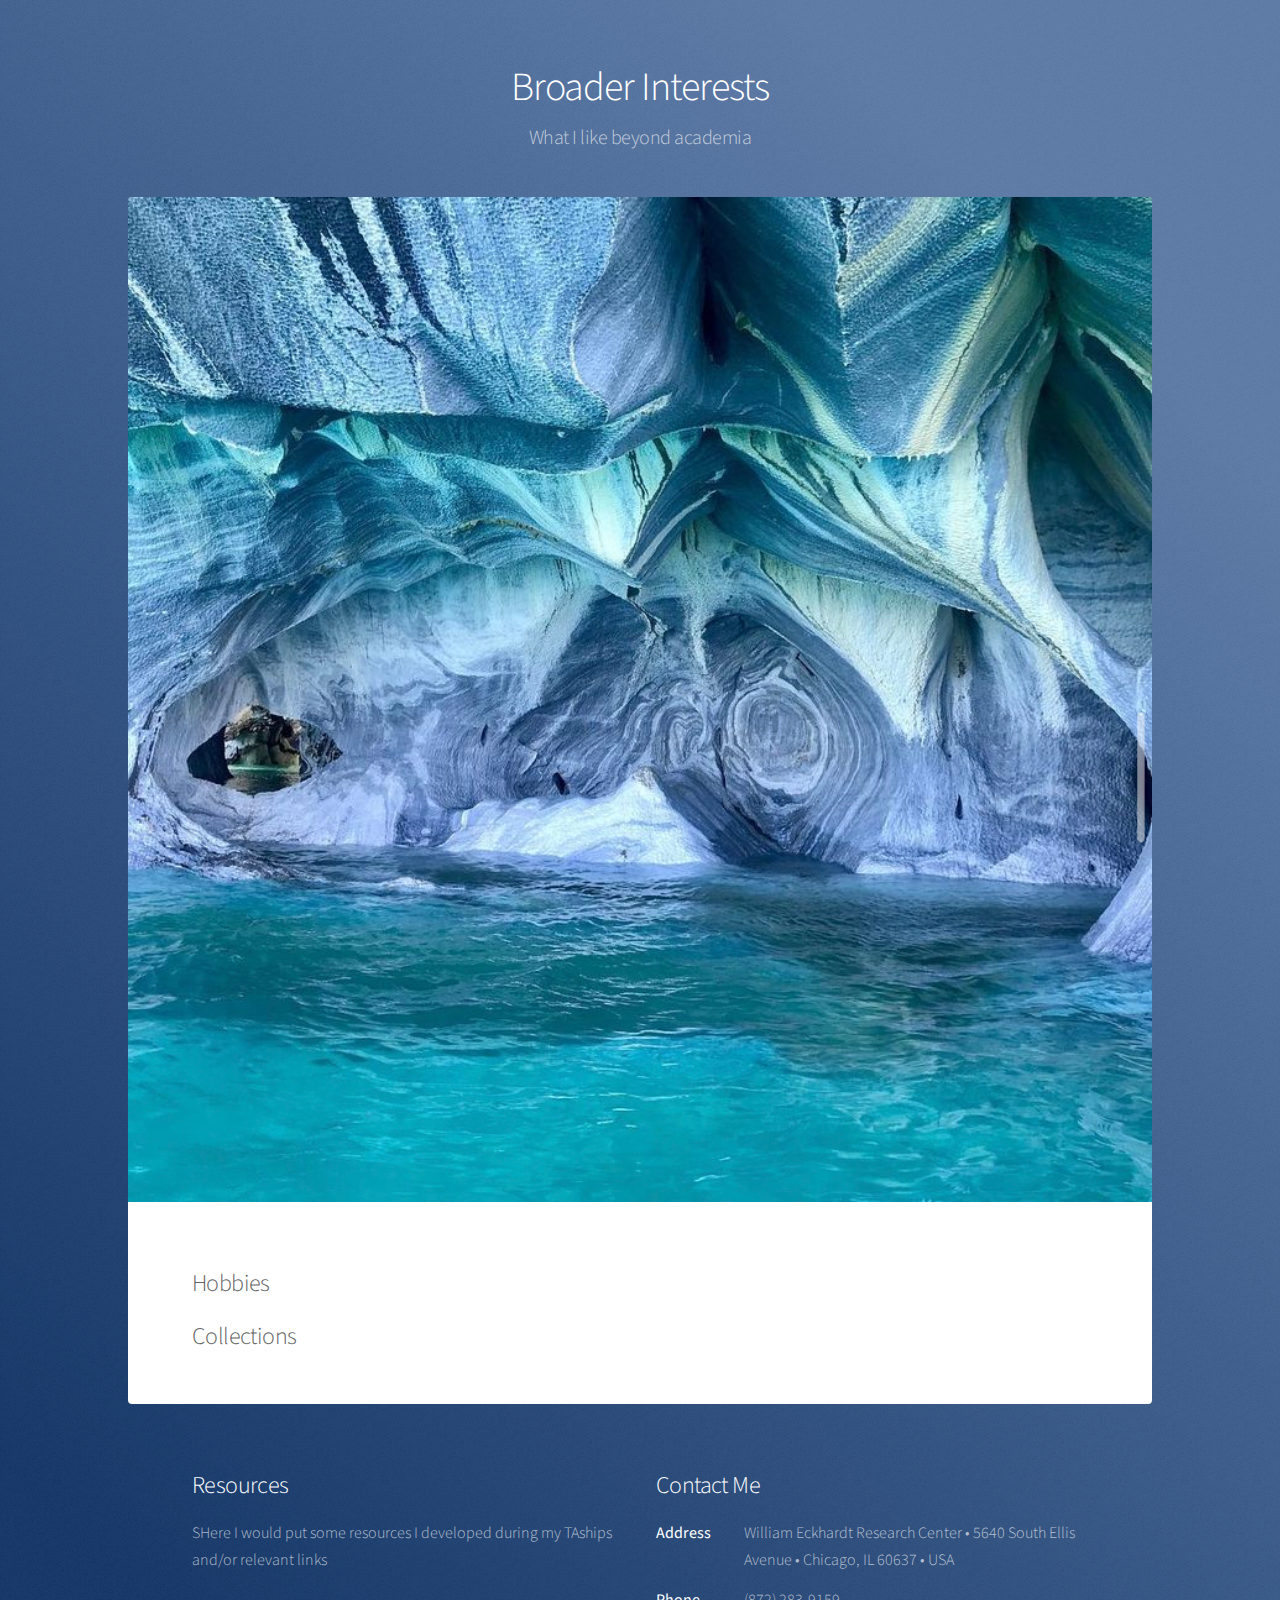
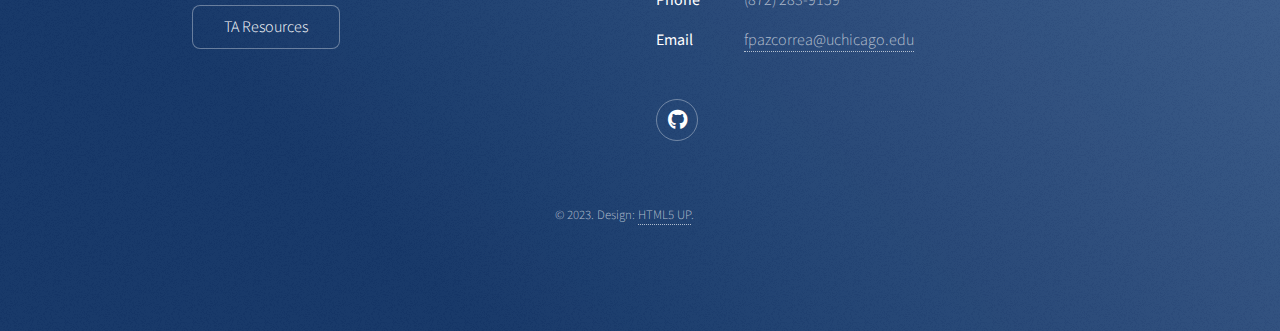
<file: generic.html>
<!DOCTYPE HTML>
<!--
	Stellar by HTML5 UP
	html5up.net | @ajlkn
	Free for personal and commercial use under the CCA 3.0 license (html5up.net/license)
-->
<html>
	<head>
		<title>Broader Interests</title>
		<meta charset="utf-8" />
		<meta name="viewport" content="width=device-width, initial-scale=1, user-scalable=no" />
		<link rel="stylesheet" href="assets/css/main.css" />
		<noscript><link rel="stylesheet" href="assets/css/noscript.css" /></noscript>
	</head>
	<body class="is-preload">

		<!-- Wrapper -->
			<div id="wrapper">

				<!-- Header -->
					<header id="header">
						<h1>Broader Interests</h1>
						<p>What I like beyond academia</p>
					</header>

				<!-- Main -->
					<div id="main">

						<!-- Content -->
							<section id="content" class="main">
								<span class="image main"><img src="images/chile.jpg" alt="" /></span>
								<h2>Hobbies</h2>
								<h2>Collections</h2>
							</section>

					</div>

				<!-- Footer -->
					<footer id="footer">
						<section>
							<h2>Resources</h2>
							<p>SHere I would put some resources I developed during my TAships and/or relevant links</p>
							<ul class="actions">
								<li><a href="generic.html" class="button">TA Resources</a></li>
							</ul>
						</section>
						<section>
							<h2>Contact Me</h2>
							<dl class="alt">
								<dt>Address</dt>
								<dd> William Eckhardt Research Center &bull; 5640 South Ellis Avenue &bull; Chicago, IL 60637 &bull; USA</dd>
								<dt>Phone</dt>
								<dd>(872) 283-9159</dd>
								<dt>Email</dt>
								<dd><a href="#">fpazcorrea@uchicago.edu</a></dd>
							</dl>
							<ul class="icons">
								<li><a href="#" class="icon brands fa-github alt"><span class="label">GitHub</span></a></li>
							</ul>
						</section>
						<p class="copyright">&copy; 2023. Design: <a href="https://html5up.net">HTML5 UP</a>.</p>
					</footer>

			</div>

		<!-- Scripts -->
			<script src="assets/js/jquery.min.js"></script>
			<script src="assets/js/jquery.scrollex.min.js"></script>
			<script src="assets/js/jquery.scrolly.min.js"></script>
			<script src="assets/js/browser.min.js"></script>
			<script src="assets/js/breakpoints.min.js"></script>
			<script src="assets/js/util.js"></script>
			<script src="assets/js/main.js"></script>

	</body>
</html>
</file>
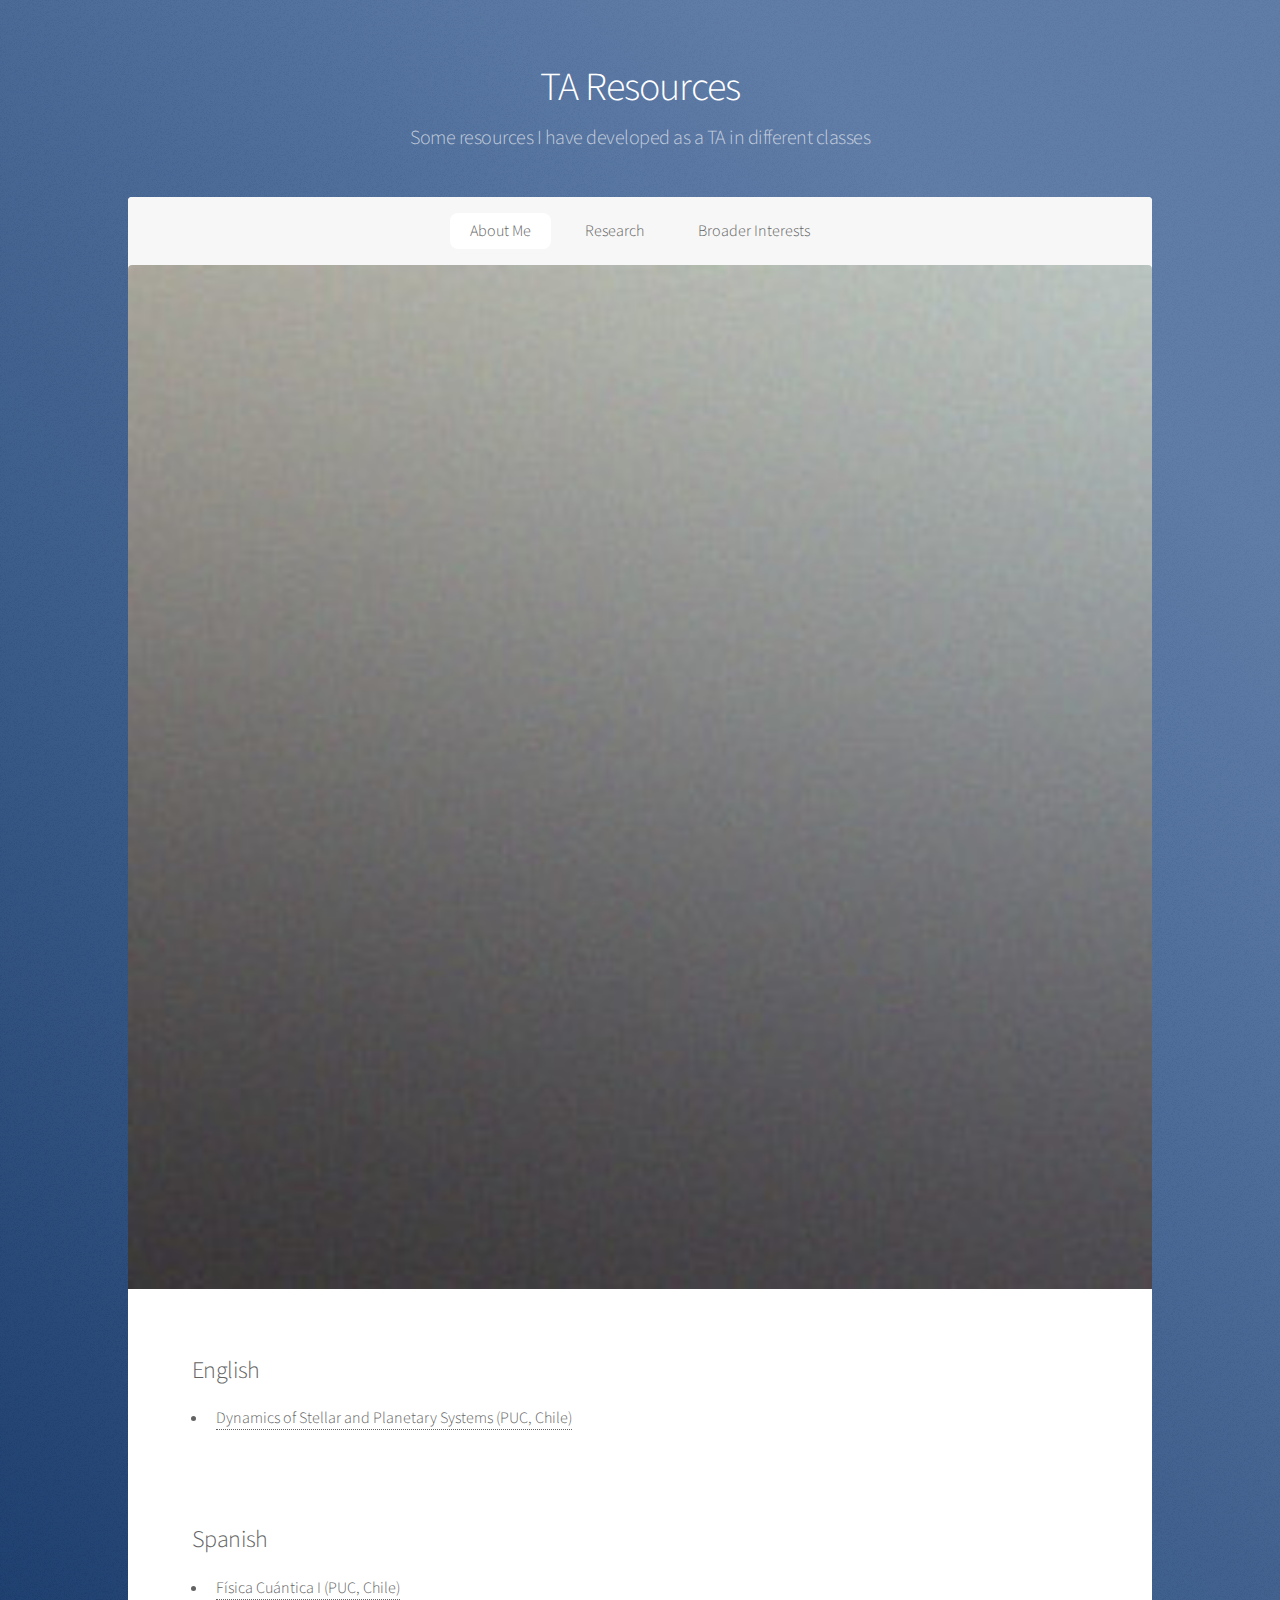
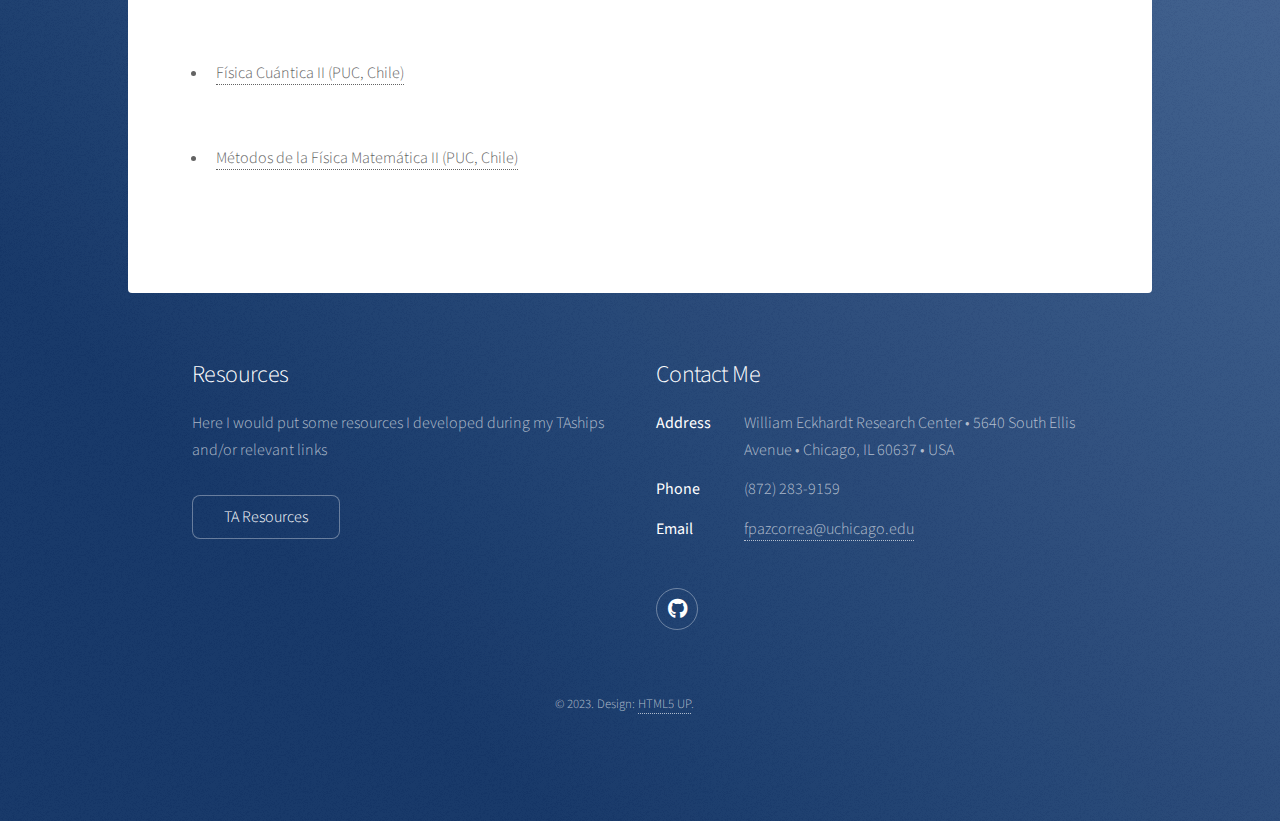
<file: resources.html>
<!DOCTYPE HTML>
<!--
	Stellar by HTML5 UP
	html5up.net | @ajlkn
	Free for personal and commercial use under the CCA 3.0 license (html5up.net/license)
-->
<html>
	<head>
		<title>Fernanda Correa - TA Resources</title>
		<meta charset="utf-8" />
		<meta name="viewport" content="width=device-width, initial-scale=1, user-scalable=no" />
		<link rel="stylesheet" href="assets/css/main.css" />
		<noscript><link rel="stylesheet" href="assets/css/noscript.css" /></noscript>
	</head>
	<body class="is-preload">

		<!-- Wrapper -->
			<div id="wrapper">

				<!-- Header -->
					<header id="header">
						<h1>TA Resources</h1>
						<p>Some resources I have developed as a TA in different classes</p>
					</header>
				
					<!-- Nav -->
					<nav id="nav">
						<ul>
							<li><a href="index.html#about" class="active">About Me</a></li>
							<li><a href="index.html#research"> Research</a></li>
							<li><a href="broader.html">Broader Interests</a></li>
						</ul>
					</nav>
				

				<!-- Main -->
					<div id="main">

						<!-- Content -->
							<section id="content" class="main">
								<span class="image main"><img src="images/pic06.jpg" alt="" /></span>
								<h2>English</h2>
								<ul>
									<li><a href="Dynamics.pdf"> Dynamics of Stellar and Planetary Systems (PUC, Chile)</a></p><br />
								</ul>
								<h2>Spanish</h2>
								<ul>
									<li><a href="QM1.pdf" target="_blank">Física Cuántica I (PUC, Chile)</a></p><br />
									<li><a href="QMII.pdf" target="_blank">Física Cuántica II (PUC, Chile)</a></p><br />
									<li><a href="MMFII.pdf" target="_blank">Métodos de la Física Matemática II (PUC, Chile)</a></p><br />
								</ul>
							</section>

					</div>

				<!-- Footer -->
					<footer id="footer">
						<section>
							<h2>Resources</h2>
							<p>Here I would put some resources I developed during my TAships and/or relevant links</p>
							<ul class="actions">
								<li><a href="#" class="button">TA Resources</a></li>
							</ul>
						</section>
						<section>
							<h2>Contact Me</h2>
							<dl class="alt">
								<dt>Address</dt>
								<dd> William Eckhardt Research Center &bull; 5640 South Ellis Avenue &bull; Chicago, IL 60637 &bull; USA</dd>
								<dt>Phone</dt>
								<dd>(872) 283-9159</dd>
								<dt>Email</dt>
								<dd><a href="#">fpazcorrea@uchicago.edu</a></dd>
							</dl>
							<ul class="icons">
								<li><a href="https://github.com/fpazcorrea" target="_blank" class="icon brands fa-github alt"><span class="label">GitHub</span></a></li>
							</ul>
						</section>
						<p class="copyright">&copy; 2023. Design: <a href="https://html5up.net" target="_blank" >HTML5 UP</a>.</p>
					</footer>

			</div>

		<!-- Scripts -->
			<script src="assets/js/jquery.min.js"></script>
			<script src="assets/js/jquery.scrollex.min.js"></script>
			<script src="assets/js/jquery.scrolly.min.js"></script>
			<script src="assets/js/browser.min.js"></script>
			<script src="assets/js/breakpoints.min.js"></script>
			<script src="assets/js/util.js"></script>
			<script src="assets/js/main.js"></script>

	</body>
</html>
</file>
<file: assets/css/noscript.css>
/*
	Stellar by HTML5 UP
	html5up.net | @ajlkn
	Free for personal and commercial use under the CCA 3.0 license (html5up.net/license)
*/

/* Header */

	body.is-preload #header.alt > * {
		opacity: 1;
	}

	body.is-preload #header.alt .logo {
		-moz-transform: none;
		-webkit-transform: none;
		-ms-transform: none;
		transform: none;
	}
</file>
<file: assets/css/main.css>
@import url(fontawesome-all.min.css);
@import 'https://fonts.googleapis.com/css?family=Source+Sans+Pro:300,400';

/*
	Stellar by HTML5 UP
	html5up.net | @ajlkn
	Free for personal and commercial use under the CCA 3.0 license (html5up.net/license)
*/

html, body, div, span, applet, object,
iframe, h1, h2, h3, h4, h5, h6, p, blockquote,
pre, a, abbr, acronym, address, big, cite,
code, del, dfn, em, img, ins, kbd, q, s, samp,
small, strike, strong, sub, sup, tt, var, b,
u, i, center, dl, dt, dd, ol, ul, li, fieldset,
form, label, legend, table, caption, tbody,
tfoot, thead, tr, th, td, article, aside,
canvas, details, embed, figure, figcaption,
footer, header, hgroup, menu, nav, output, ruby,
section, summary, time, mark, audio, video {
	margin: 0;
	padding: 0;
	border: 0;
	font-size: 100%;
	font: inherit;
	vertical-align: baseline;}

article, aside, details, figcaption, figure,
footer, header, hgroup, menu, nav, section {
	display: block;}

body {
	line-height: 1;
}

ol, ul {
	list-style: none;
}

blockquote, q {
	quotes: none;
}

	blockquote:before, blockquote:after, q:before, q:after {
		content: '';
		content: none;
	}

table {
	border-collapse: collapse;
	border-spacing: 0;
}

body {
	-webkit-text-size-adjust: none;
}

mark {
	background-color: transparent;
	color: inherit;
}

input::-moz-focus-inner {
	border: 0;
	padding: 0;
}

input, select, textarea {
	-moz-appearance: none;
	-webkit-appearance: none;
	-ms-appearance: none;
	appearance: none;
}

/* Basic */

	@-ms-viewport {
		width: device-width;
	}

	body {
		-ms-overflow-style: scrollbar;
	}

	@media screen and (max-width: 480px) {

		html, body {
			min-width: 320px;
		}

	}

	html {
		box-sizing: border-box;
	}

	*, *:before, *:after {
		box-sizing: inherit;
	}

	body {
		background-color: #5d7ba6:
		background-image: url("images/overlay.png"), -moz-linear-gradient(45deg, #133566 15%, #5d7ba6 85%);
		background-image: url("images/overlay.png"), -webkit-linear-gradient(45deg, #133566 15%, #5d7ba6 85%);
		background-image: url("images/overlay.png"), -ms-linear-gradient(45deg, #133566 15%, #5d7ba6 85%);
		background-image: url("images/overlay.png"), linear-gradient(45deg, #133566 15%, #5d7ba6 85%);
	}

		body.is-preload *, body.is-preload *:before, body.is-preload *:after {
			-moz-animation: none !important;
			-webkit-animation: none !important;
			-ms-animation: none !important;
			animation: none !important;
			-moz-transition: none !important;
			-webkit-transition: none !important;
			-ms-transition: none !important;
			transition: none !important;
		}

/* Type */

	body {
		background-color: #5d7ba6;
		color: rgba(255, 255, 255, 0.65);
	}

	body, input, select, textarea {
		font-family: "Source Sans Pro", Helvetica, sans-serif;
		font-size: 17pt;
		font-weight: 300;
		line-height: 1.65;
	}

		@media screen and (max-width: 1680px) {

			body, input, select, textarea {
				font-size: 14pt;
			}

		}

		@media screen and (max-width: 1280px) {

			body, input, select, textarea {
				font-size: 12pt;
			}

		}

		@media screen and (max-width: 360px) {

			body, input, select, textarea {
				font-size: 11pt;
			}

		}

	a {
		-moz-transition: color 0.2s ease, border-bottom 0.2s ease;
		-webkit-transition: color 0.2s ease, border-bottom 0.2s ease;
		-ms-transition: color 0.2s ease, border-bottom 0.2s ease;
		transition: color 0.2s ease, border-bottom 0.2s ease;
		text-decoration: none;
		border-bottom: dotted 1px;
		color: inherit;
	}

		a:hover {
			border-bottom-color: transparent;
		}

	strong, b {
		font-weight: 400;
	}

	em, i {
		font-style: italic;
	}

	p {
		margin: 0 0 2em 0;
	}

		p.content {
			-moz-columns: 20em 2;
			-webkit-columns: 20em 2;
			-ms-columns: 20em 2;
			columns: 20em 2;
			-moz-column-gap: 2em;
			-webkit-column-gap: 2em;
			-ms-column-gap: 2em;
			column-gap: 2em;
			text-align: justify;
		}

	h1, h2, h3, h4, h5, h6 {
		font-weight: 300;
		line-height: 1.5;
		margin: 0 0 0.7em 0;
		letter-spacing: -0.025em;
	}

		h1 a, h2 a, h3 a, h4 a, h5 a, h6 a {
			color: inherit;
			text-decoration: none;
		}

	h1 {
		font-size: 2.5em;
		line-height: 1.2;
	}

	h2 {
		font-size: 1.5em;
	}

	h3 {
		font-size: 1.25em;
	}

	h4 {
		font-size: 1.1em;
	}

	h5 {
		font-size: 0.9em;
	}

	h6 {
		font-size: 0.7em;
	}

	@media screen and (max-width: 736px) {

		h1 {
			font-size: 2em;
		}

	}

	sub {
		font-size: 0.8em;
		position: relative;
		top: 0.5em;
	}

	sup {
		font-size: 0.8em;
		position: relative;
		top: -0.5em;
	}

	blockquote {
		border-left: solid 4px;
		font-style: italic;
		margin: 0 0 2em 0;
		padding: 0.5em 0 0.5em 2em;
	}

	code {
		border-radius: 8px;
		border: solid 1px;
		font-family: "Courier New", monospace;
		font-size: 0.9em;
		margin: 0 0.25em;
		padding: 0.25em 0.65em;
	}

	pre {
		-webkit-overflow-scrolling: touch;
		font-family: "Courier New", monospace;
		font-size: 0.9em;
		margin: 0 0 2em 0;
	}

		pre code {
			display: block;
			line-height: 1.75;
			padding: 1em 1.5em;
			overflow-x: auto;
		}

	hr {
		border: 0;
		border-bottom: solid 1px;
		margin: 2em 0;
	}

		hr.major {
			margin: 3em 0;
		}

	.align-left {
		text-align: left;
	}

	.align-center {
		text-align: center;
	}

	.align-right {
		text-align: right;
	}

	input, select, textarea {
		color: #ffffff;
	}

	a:hover {
		color: #ffffff;
	}

	strong, b {
		color: #ffffff;
	}

	h1, h2, h3, h4, h5, h6 {
		color: #ffffff;
	}

	blockquote {
		border-left-color: rgba(255, 255, 255, 0.35);
	}

	code {
		background: rgba(255, 255, 255, 0.075);
		border-color: rgba(255, 255, 255, 0.35);
	}

	hr {
		border-bottom-color: rgba(255, 255, 255, 0.35);
	}

/* Row */

	.row {
		display: flex;
		flex-wrap: wrap;
		box-sizing: border-box;
		align-items: stretch;
	}

		.row > * {
			box-sizing: border-box;
		}

		.row.gtr-uniform > * > :last-child {
			margin-bottom: 0;
		}

		.row.aln-left {
			justify-content: flex-start;
		}

		.row.aln-center {
			justify-content: center;
		}

		.row.aln-right {
			justify-content: flex-end;
		}

		.row.aln-top {
			align-items: flex-start;
		}

		.row.aln-middle {
			align-items: center;
		}

		.row.aln-bottom {
			align-items: flex-end;
		}

		.row > .imp {
			order: -1;
		}

		.row > .col-1 {
			width: 8.33333%;
		}

		.row > .off-1 {
			margin-left: 8.33333%;
		}

		.row > .col-2 {
			width: 16.66667%;
		}

		.row > .off-2 {
			margin-left: 16.66667%;
		}

		.row > .col-3 {
			width: 25%;
		}

		.row > .off-3 {
			margin-left: 25%;
		}

		.row > .col-4 {
			width: 33.33333%;
		}

		.row > .off-4 {
			margin-left: 33.33333%;
		}

		.row > .col-5 {
			width: 41.66667%;
		}

		.row > .off-5 {
			margin-left: 41.66667%;
		}

		.row > .col-6 {
			width: 50%;
		}

		.row > .off-6 {
			margin-left: 50%;
		}

		.row > .col-7 {
			width: 58.33333%;
		}

		.row > .off-7 {
			margin-left: 58.33333%;
		}

		.row > .col-8 {
			width: 66.66667%;
		}

		.row > .off-8 {
			margin-left: 66.66667%;
		}

		.row > .col-9 {
			width: 75%;
		}

		.row > .off-9 {
			margin-left: 75%;
		}

		.row > .col-10 {
			width: 83.33333%;
		}

		.row > .off-10 {
			margin-left: 83.33333%;
		}

		.row > .col-11 {
			width: 91.66667%;
		}

		.row > .off-11 {
			margin-left: 91.66667%;
		}

		.row > .col-12 {
			width: 100%;
		}

		.row > .off-12 {
			margin-left: 100%;
		}

		.row.gtr-0 {
			margin-top: 0;
			margin-left: 0em;
		}

			.row.gtr-0 > * {
				padding: 0 0 0 0em;
			}

			.row.gtr-0.gtr-uniform {
				margin-top: 0em;
			}

				.row.gtr-0.gtr-uniform > * {
					padding-top: 0em;
				}

		.row.gtr-25 {
			margin-top: 0;
			margin-left: -0.375em;
		}

			.row.gtr-25 > * {
				padding: 0 0 0 0.375em;
			}

			.row.gtr-25.gtr-uniform {
				margin-top: -0.375em;
			}

				.row.gtr-25.gtr-uniform > * {
					padding-top: 0.375em;
				}

		.row.gtr-50 {
			margin-top: 0;
			margin-left: -0.75em;
		}

			.row.gtr-50 > * {
				padding: 0 0 0 0.75em;
			}

			.row.gtr-50.gtr-uniform {
				margin-top: -0.75em;
			}

				.row.gtr-50.gtr-uniform > * {
					padding-top: 0.75em;
				}

		.row {
			margin-top: 0;
			margin-left: -1.5em;
		}

			.row > * {
				padding: 0 0 0 1.5em;
			}

			.row.gtr-uniform {
				margin-top: -1.5em;
			}

				.row.gtr-uniform > * {
					padding-top: 1.5em;
				}

		.row.gtr-150 {
			margin-top: 0;
			margin-left: -2.25em;
		}

			.row.gtr-150 > * {
				padding: 0 0 0 2.25em;
			}

			.row.gtr-150.gtr-uniform {
				margin-top: -2.25em;
			}

				.row.gtr-150.gtr-uniform > * {
					padding-top: 2.25em;
				}

		.row.gtr-200 {
			margin-top: 0;
			margin-left: -3em;
		}

			.row.gtr-200 > * {
				padding: 0 0 0 3em;
			}

			.row.gtr-200.gtr-uniform {
				margin-top: -3em;
			}

				.row.gtr-200.gtr-uniform > * {
					padding-top: 3em;
				}

		@media screen and (max-width: 1680px) {

			.row {
				display: flex;
				flex-wrap: wrap;
				box-sizing: border-box;
				align-items: stretch;
			}

				.row > * {
					box-sizing: border-box;
				}

				.row.gtr-uniform > * > :last-child {
					margin-bottom: 0;
				}

				.row.aln-left {
					justify-content: flex-start;
				}

				.row.aln-center {
					justify-content: center;
				}

				.row.aln-right {
					justify-content: flex-end;
				}

				.row.aln-top {
					align-items: flex-start;
				}

				.row.aln-middle {
					align-items: center;
				}

				.row.aln-bottom {
					align-items: flex-end;
				}

				.row > .imp-xlarge {
					order: -1;
				}

				.row > .col-1-xlarge {
					width: 8.33333%;
				}

				.row > .off-1-xlarge {
					margin-left: 8.33333%;
				}

				.row > .col-2-xlarge {
					width: 16.66667%;
				}

				.row > .off-2-xlarge {
					margin-left: 16.66667%;
				}

				.row > .col-3-xlarge {
					width: 25%;
				}

				.row > .off-3-xlarge {
					margin-left: 25%;
				}

				.row > .col-4-xlarge {
					width: 33.33333%;
				}

				.row > .off-4-xlarge {
					margin-left: 33.33333%;
				}

				.row > .col-5-xlarge {
					width: 41.66667%;
				}

				.row > .off-5-xlarge {
					margin-left: 41.66667%;
				}

				.row > .col-6-xlarge {
					width: 50%;
				}

				.row > .off-6-xlarge {
					margin-left: 50%;
				}

				.row > .col-7-xlarge {
					width: 58.33333%;
				}

				.row > .off-7-xlarge {
					margin-left: 58.33333%;
				}

				.row > .col-8-xlarge {
					width: 66.66667%;
				}

				.row > .off-8-xlarge {
					margin-left: 66.66667%;
				}

				.row > .col-9-xlarge {
					width: 75%;
				}

				.row > .off-9-xlarge {
					margin-left: 75%;
				}

				.row > .col-10-xlarge {
					width: 83.33333%;
				}

				.row > .off-10-xlarge {
					margin-left: 83.33333%;
				}

				.row > .col-11-xlarge {
					width: 91.66667%;
				}

				.row > .off-11-xlarge {
					margin-left: 91.66667%;
				}

				.row > .col-12-xlarge {
					width: 100%;
				}

				.row > .off-12-xlarge {
					margin-left: 100%;
				}

				.row.gtr-0 {
					margin-top: 0;
					margin-left: 0em;
				}

					.row.gtr-0 > * {
						padding: 0 0 0 0em;
					}

					.row.gtr-0.gtr-uniform {
						margin-top: 0em;
					}

						.row.gtr-0.gtr-uniform > * {
							padding-top: 0em;
						}

				.row.gtr-25 {
					margin-top: 0;
					margin-left: -0.375em;
				}

					.row.gtr-25 > * {
						padding: 0 0 0 0.375em;
					}

					.row.gtr-25.gtr-uniform {
						margin-top: -0.375em;
					}

						.row.gtr-25.gtr-uniform > * {
							padding-top: 0.375em;
						}

				.row.gtr-50 {
					margin-top: 0;
					margin-left: -0.75em;
				}

					.row.gtr-50 > * {
						padding: 0 0 0 0.75em;
					}

					.row.gtr-50.gtr-uniform {
						margin-top: -0.75em;
					}

						.row.gtr-50.gtr-uniform > * {
							padding-top: 0.75em;
						}

				.row {
					margin-top: 0;
					margin-left: -1.5em;
				}

					.row > * {
						padding: 0 0 0 1.5em;
					}

					.row.gtr-uniform {
						margin-top: -1.5em;
					}

						.row.gtr-uniform > * {
							padding-top: 1.5em;
						}

				.row.gtr-150 {
					margin-top: 0;
					margin-left: -2.25em;
				}

					.row.gtr-150 > * {
						padding: 0 0 0 2.25em;
					}

					.row.gtr-150.gtr-uniform {
						margin-top: -2.25em;
					}

						.row.gtr-150.gtr-uniform > * {
							padding-top: 2.25em;
						}

				.row.gtr-200 {
					margin-top: 0;
					margin-left: -3em;
				}

					.row.gtr-200 > * {
						padding: 0 0 0 3em;
					}

					.row.gtr-200.gtr-uniform {
						margin-top: -3em;
					}

						.row.gtr-200.gtr-uniform > * {
							padding-top: 3em;
						}

		}

		@media screen and (max-width: 1280px) {

			.row {
				display: flex;
				flex-wrap: wrap;
				box-sizing: border-box;
				align-items: stretch;
			}

				.row > * {
					box-sizing: border-box;
				}

				.row.gtr-uniform > * > :last-child {
					margin-bottom: 0;
				}

				.row.aln-left {
					justify-content: flex-start;
				}

				.row.aln-center {
					justify-content: center;
				}

				.row.aln-right {
					justify-content: flex-end;
				}

				.row.aln-top {
					align-items: flex-start;
				}

				.row.aln-middle {
					align-items: center;
				}

				.row.aln-bottom {
					align-items: flex-end;
				}

				.row > .imp-large {
					order: -1;
				}

				.row > .col-1-large {
					width: 8.33333%;
				}

				.row > .off-1-large {
					margin-left: 8.33333%;
				}

				.row > .col-2-large {
					width: 16.66667%;
				}

				.row > .off-2-large {
					margin-left: 16.66667%;
				}

				.row > .col-3-large {
					width: 25%;
				}

				.row > .off-3-large {
					margin-left: 25%;
				}

				.row > .col-4-large {
					width: 33.33333%;
				}

				.row > .off-4-large {
					margin-left: 33.33333%;
				}

				.row > .col-5-large {
					width: 41.66667%;
				}

				.row > .off-5-large {
					margin-left: 41.66667%;
				}

				.row > .col-6-large {
					width: 50%;
				}

				.row > .off-6-large {
					margin-left: 50%;
				}

				.row > .col-7-large {
					width: 58.33333%;
				}

				.row > .off-7-large {
					margin-left: 58.33333%;
				}

				.row > .col-8-large {
					width: 66.66667%;
				}

				.row > .off-8-large {
					margin-left: 66.66667%;
				}

				.row > .col-9-large {
					width: 75%;
				}

				.row > .off-9-large {
					margin-left: 75%;
				}

				.row > .col-10-large {
					width: 83.33333%;
				}

				.row > .off-10-large {
					margin-left: 83.33333%;
				}

				.row > .col-11-large {
					width: 91.66667%;
				}

				.row > .off-11-large {
					margin-left: 91.66667%;
				}

				.row > .col-12-large {
					width: 100%;
				}

				.row > .off-12-large {
					margin-left: 100%;
				}

				.row.gtr-0 {
					margin-top: 0;
					margin-left: 0em;
				}

					.row.gtr-0 > * {
						padding: 0 0 0 0em;
					}

					.row.gtr-0.gtr-uniform {
						margin-top: 0em;
					}

						.row.gtr-0.gtr-uniform > * {
							padding-top: 0em;
						}

				.row.gtr-25 {
					margin-top: 0;
					margin-left: -0.375em;
				}

					.row.gtr-25 > * {
						padding: 0 0 0 0.375em;
					}

					.row.gtr-25.gtr-uniform {
						margin-top: -0.375em;
					}

						.row.gtr-25.gtr-uniform > * {
							padding-top: 0.375em;
						}

				.row.gtr-50 {
					margin-top: 0;
					margin-left: -0.75em;
				}

					.row.gtr-50 > * {
						padding: 0 0 0 0.75em;
					}

					.row.gtr-50.gtr-uniform {
						margin-top: -0.75em;
					}

						.row.gtr-50.gtr-uniform > * {
							padding-top: 0.75em;
						}

				.row {
					margin-top: 0;
					margin-left: -1.5em;
				}

					.row > * {
						padding: 0 0 0 1.5em;
					}

					.row.gtr-uniform {
						margin-top: -1.5em;
					}

						.row.gtr-uniform > * {
							padding-top: 1.5em;
						}

				.row.gtr-150 {
					margin-top: 0;
					margin-left: -2.25em;
				}

					.row.gtr-150 > * {
						padding: 0 0 0 2.25em;
					}

					.row.gtr-150.gtr-uniform {
						margin-top: -2.25em;
					}

						.row.gtr-150.gtr-uniform > * {
							padding-top: 2.25em;
						}

				.row.gtr-200 {
					margin-top: 0;
					margin-left: -3em;
				}

					.row.gtr-200 > * {
						padding: 0 0 0 3em;
					}

					.row.gtr-200.gtr-uniform {
						margin-top: -3em;
					}

						.row.gtr-200.gtr-uniform > * {
							padding-top: 3em;
						}

		}

		@media screen and (max-width: 980px) {

			.row {
				display: flex;
				flex-wrap: wrap;
				box-sizing: border-box;
				align-items: stretch;
			}

				.row > * {
					box-sizing: border-box;
				}

				.row.gtr-uniform > * > :last-child {
					margin-bottom: 0;
				}

				.row.aln-left {
					justify-content: flex-start;
				}

				.row.aln-center {
					justify-content: center;
				}

				.row.aln-right {
					justify-content: flex-end;
				}

				.row.aln-top {
					align-items: flex-start;
				}

				.row.aln-middle {
					align-items: center;
				}

				.row.aln-bottom {
					align-items: flex-end;
				}

				.row > .imp-medium {
					order: -1;
				}

				.row > .col-1-medium {
					width: 8.33333%;
				}

				.row > .off-1-medium {
					margin-left: 8.33333%;
				}

				.row > .col-2-medium {
					width: 16.66667%;
				}

				.row > .off-2-medium {
					margin-left: 16.66667%;
				}

				.row > .col-3-medium {
					width: 25%;
				}

				.row > .off-3-medium {
					margin-left: 25%;
				}

				.row > .col-4-medium {
					width: 33.33333%;
				}

				.row > .off-4-medium {
					margin-left: 33.33333%;
				}

				.row > .col-5-medium {
					width: 41.66667%;
				}

				.row > .off-5-medium {
					margin-left: 41.66667%;
				}

				.row > .col-6-medium {
					width: 50%;
				}

				.row > .off-6-medium {
					margin-left: 50%;
				}

				.row > .col-7-medium {
					width: 58.33333%;
				}

				.row > .off-7-medium {
					margin-left: 58.33333%;
				}

				.row > .col-8-medium {
					width: 66.66667%;
				}

				.row > .off-8-medium {
					margin-left: 66.66667%;
				}

				.row > .col-9-medium {
					width: 75%;
				}

				.row > .off-9-medium {
					margin-left: 75%;
				}

				.row > .col-10-medium {
					width: 83.33333%;
				}

				.row > .off-10-medium {
					margin-left: 83.33333%;
				}

				.row > .col-11-medium {
					width: 91.66667%;
				}

				.row > .off-11-medium {
					margin-left: 91.66667%;
				}

				.row > .col-12-medium {
					width: 100%;
				}

				.row > .off-12-medium {
					margin-left: 100%;
				}

				.row.gtr-0 {
					margin-top: 0;
					margin-left: 0em;
				}

					.row.gtr-0 > * {
						padding: 0 0 0 0em;
					}

					.row.gtr-0.gtr-uniform {
						margin-top: 0em;
					}

						.row.gtr-0.gtr-uniform > * {
							padding-top: 0em;
						}

				.row.gtr-25 {
					margin-top: 0;
					margin-left: -0.375em;
				}

					.row.gtr-25 > * {
						padding: 0 0 0 0.375em;
					}

					.row.gtr-25.gtr-uniform {
						margin-top: -0.375em;
					}

						.row.gtr-25.gtr-uniform > * {
							padding-top: 0.375em;
						}

				.row.gtr-50 {
					margin-top: 0;
					margin-left: -0.75em;
				}

					.row.gtr-50 > * {
						padding: 0 0 0 0.75em;
					}

					.row.gtr-50.gtr-uniform {
						margin-top: -0.75em;
					}

						.row.gtr-50.gtr-uniform > * {
							padding-top: 0.75em;
						}

				.row {
					margin-top: 0;
					margin-left: -1.5em;
				}

					.row > * {
						padding: 0 0 0 1.5em;
					}

					.row.gtr-uniform {
						margin-top: -1.5em;
					}

						.row.gtr-uniform > * {
							padding-top: 1.5em;
						}

				.row.gtr-150 {
					margin-top: 0;
					margin-left: -2.25em;
				}

					.row.gtr-150 > * {
						padding: 0 0 0 2.25em;
					}

					.row.gtr-150.gtr-uniform {
						margin-top: -2.25em;
					}

						.row.gtr-150.gtr-uniform > * {
							padding-top: 2.25em;
						}

				.row.gtr-200 {
					margin-top: 0;
					margin-left: -3em;
				}

					.row.gtr-200 > * {
						padding: 0 0 0 3em;
					}

					.row.gtr-200.gtr-uniform {
						margin-top: -3em;
					}

						.row.gtr-200.gtr-uniform > * {
							padding-top: 3em;
						}

		}

		@media screen and (max-width: 736px) {

			.row {
				display: flex;
				flex-wrap: wrap;
				box-sizing: border-box;
				align-items: stretch;
			}

				.row > * {
					box-sizing: border-box;
				}

				.row.gtr-uniform > * > :last-child {
					margin-bottom: 0;
				}

				.row.aln-left {
					justify-content: flex-start;
				}

				.row.aln-center {
					justify-content: center;
				}

				.row.aln-right {
					justify-content: flex-end;
				}

				.row.aln-top {
					align-items: flex-start;
				}

				.row.aln-middle {
					align-items: center;
				}

				.row.aln-bottom {
					align-items: flex-end;
				}

				.row > .imp-small {
					order: -1;
				}

				.row > .col-1-small {
					width: 8.33333%;
				}

				.row > .off-1-small {
					margin-left: 8.33333%;
				}

				.row > .col-2-small {
					width: 16.66667%;
				}

				.row > .off-2-small {
					margin-left: 16.66667%;
				}

				.row > .col-3-small {
					width: 25%;
				}

				.row > .off-3-small {
					margin-left: 25%;
				}

				.row > .col-4-small {
					width: 33.33333%;
				}

				.row > .off-4-small {
					margin-left: 33.33333%;
				}

				.row > .col-5-small {
					width: 41.66667%;
				}

				.row > .off-5-small {
					margin-left: 41.66667%;
				}

				.row > .col-6-small {
					width: 50%;
				}

				.row > .off-6-small {
					margin-left: 50%;
				}

				.row > .col-7-small {
					width: 58.33333%;
				}

				.row > .off-7-small {
					margin-left: 58.33333%;
				}

				.row > .col-8-small {
					width: 66.66667%;
				}

				.row > .off-8-small {
					margin-left: 66.66667%;
				}

				.row > .col-9-small {
					width: 75%;
				}

				.row > .off-9-small {
					margin-left: 75%;
				}

				.row > .col-10-small {
					width: 83.33333%;
				}

				.row > .off-10-small {
					margin-left: 83.33333%;
				}

				.row > .col-11-small {
					width: 91.66667%;
				}

				.row > .off-11-small {
					margin-left: 91.66667%;
				}

				.row > .col-12-small {
					width: 100%;
				}

				.row > .off-12-small {
					margin-left: 100%;
				}

				.row.gtr-0 {
					margin-top: 0;
					margin-left: 0em;
				}

					.row.gtr-0 > * {
						padding: 0 0 0 0em;
					}

					.row.gtr-0.gtr-uniform {
						margin-top: 0em;
					}

						.row.gtr-0.gtr-uniform > * {
							padding-top: 0em;
						}

				.row.gtr-25 {
					margin-top: 0;
					margin-left: -0.25em;
				}

					.row.gtr-25 > * {
						padding: 0 0 0 0.25em;
					}

					.row.gtr-25.gtr-uniform {
						margin-top: -0.25em;
					}

						.row.gtr-25.gtr-uniform > * {
							padding-top: 0.25em;
						}

				.row.gtr-50 {
					margin-top: 0;
					margin-left: -0.5em;
				}

					.row.gtr-50 > * {
						padding: 0 0 0 0.5em;
					}

					.row.gtr-50.gtr-uniform {
						margin-top: -0.5em;
					}

						.row.gtr-50.gtr-uniform > * {
							padding-top: 0.5em;
						}

				.row {
					margin-top: 0;
					margin-left: -1em;
				}

					.row > * {
						padding: 0 0 0 1em;
					}

					.row.gtr-uniform {
						margin-top: -1em;
					}

						.row.gtr-uniform > * {
							padding-top: 1em;
						}

				.row.gtr-150 {
					margin-top: 0;
					margin-left: -1.5em;
				}

					.row.gtr-150 > * {
						padding: 0 0 0 1.5em;
					}

					.row.gtr-150.gtr-uniform {
						margin-top: -1.5em;
					}

						.row.gtr-150.gtr-uniform > * {
							padding-top: 1.5em;
						}

				.row.gtr-200 {
					margin-top: 0;
					margin-left: -2em;
				}

					.row.gtr-200 > * {
						padding: 0 0 0 2em;
					}

					.row.gtr-200.gtr-uniform {
						margin-top: -2em;
					}

						.row.gtr-200.gtr-uniform > * {
							padding-top: 2em;
						}

		}

		@media screen and (max-width: 480px) {

			.row {
				display: flex;
				flex-wrap: wrap;
				box-sizing: border-box;
				align-items: stretch;
			}

				.row > * {
					box-sizing: border-box;
				}

				.row.gtr-uniform > * > :last-child {
					margin-bottom: 0;
				}

				.row.aln-left {
					justify-content: flex-start;
				}

				.row.aln-center {
					justify-content: center;
				}

				.row.aln-right {
					justify-content: flex-end;
				}

				.row.aln-top {
					align-items: flex-start;
				}

				.row.aln-middle {
					align-items: center;
				}

				.row.aln-bottom {
					align-items: flex-end;
				}

				.row > .imp-xsmall {
					order: -1;
				}

				.row > .col-1-xsmall {
					width: 8.33333%;
				}

				.row > .off-1-xsmall {
					margin-left: 8.33333%;
				}

				.row > .col-2-xsmall {
					width: 16.66667%;
				}

				.row > .off-2-xsmall {
					margin-left: 16.66667%;
				}

				.row > .col-3-xsmall {
					width: 25%;
				}

				.row > .off-3-xsmall {
					margin-left: 25%;
				}

				.row > .col-4-xsmall {
					width: 33.33333%;
				}

				.row > .off-4-xsmall {
					margin-left: 33.33333%;
				}

				.row > .col-5-xsmall {
					width: 41.66667%;
				}

				.row > .off-5-xsmall {
					margin-left: 41.66667%;
				}

				.row > .col-6-xsmall {
					width: 50%;
				}

				.row > .off-6-xsmall {
					margin-left: 50%;
				}

				.row > .col-7-xsmall {
					width: 58.33333%;
				}

				.row > .off-7-xsmall {
					margin-left: 58.33333%;
				}

				.row > .col-8-xsmall {
					width: 66.66667%;
				}

				.row > .off-8-xsmall {
					margin-left: 66.66667%;
				}

				.row > .col-9-xsmall {
					width: 75%;
				}

				.row > .off-9-xsmall {
					margin-left: 75%;
				}

				.row > .col-10-xsmall {
					width: 83.33333%;
				}

				.row > .off-10-xsmall {
					margin-left: 83.33333%;
				}

				.row > .col-11-xsmall {
					width: 91.66667%;
				}

				.row > .off-11-xsmall {
					margin-left: 91.66667%;
				}

				.row > .col-12-xsmall {
					width: 100%;
				}

				.row > .off-12-xsmall {
					margin-left: 100%;
				}

				.row.gtr-0 {
					margin-top: 0;
					margin-left: 0em;
				}

					.row.gtr-0 > * {
						padding: 0 0 0 0em;
					}

					.row.gtr-0.gtr-uniform {
						margin-top: 0em;
					}

						.row.gtr-0.gtr-uniform > * {
							padding-top: 0em;
						}

				.row.gtr-25 {
					margin-top: 0;
					margin-left: -0.3125em;
				}

					.row.gtr-25 > * {
						padding: 0 0 0 0.3125em;
					}

					.row.gtr-25.gtr-uniform {
						margin-top: -0.3125em;
					}

						.row.gtr-25.gtr-uniform > * {
							padding-top: 0.3125em;
						}

				.row.gtr-50 {
					margin-top: 0;
					margin-left: -0.625em;
				}

					.row.gtr-50 > * {
						padding: 0 0 0 0.625em;
					}

					.row.gtr-50.gtr-uniform {
						margin-top: -0.625em;
					}

						.row.gtr-50.gtr-uniform > * {
							padding-top: 0.625em;
						}

				.row {
					margin-top: 0;
					margin-left: -1.25em;
				}

					.row > * {
						padding: 0 0 0 1.25em;
					}

					.row.gtr-uniform {
						margin-top: -1.25em;
					}

						.row.gtr-uniform > * {
							padding-top: 1.25em;
						}

				.row.gtr-150 {
					margin-top: 0;
					margin-left: -1.875em;
				}

					.row.gtr-150 > * {
						padding: 0 0 0 1.875em;
					}

					.row.gtr-150.gtr-uniform {
						margin-top: -1.875em;
					}

						.row.gtr-150.gtr-uniform > * {
							padding-top: 1.875em;
						}

				.row.gtr-200 {
					margin-top: 0;
					margin-left: -2.5em;
				}

					.row.gtr-200 > * {
						padding: 0 0 0 2.5em;
					}

					.row.gtr-200.gtr-uniform {
						margin-top: -2.5em;
					}

						.row.gtr-200.gtr-uniform > * {
							padding-top: 2.5em;
						}

		}

/* Box */

	.box {
		border-radius: 8px;
		border: solid;
		margin-bottom: 2em;
		padding: 1.5em;
	}

		.box > :last-child,
		.box > :last-child > :last-child,
		.box > :last-child > :last-child > :last-child {
			margin-bottom: 0;
		}

		.box.alt {
			border: 0;
			border-radius: 0;
			padding: 0;
		}

	.box {
		border-color: rgba(255, 255, 255, 0.35);
	}

/* Button */

	input[type="submit"],
	input[type="reset"],
	input[type="button"],
	button,
	.button {
		-moz-appearance: none;
		-webkit-appearance: none;
		-ms-appearance: none;
		appearance: none;
		-moz-transition: background-color 0.2s ease-in-out, color 0.2s ease-in-out;
		-webkit-transition: background-color 0.2s ease-in-out, color 0.2s ease-in-out;
		-ms-transition: background-color 0.2s ease-in-out, color 0.2s ease-in-out;
		transition: background-color 0.2s ease-in-out, color 0.2s ease-in-out;
		border-radius: 8px;
		border: 0;
		cursor: pointer;
		display: inline-block;
		font-weight: 300;
		height: 2.75em;
		line-height: 2.75em;
		min-width: 9.25em;
		padding: 0 1.5em;
		text-align: center;
		text-decoration: none;
		white-space: nowrap;
	}

		input[type="submit"].icon,
		input[type="reset"].icon,
		input[type="button"].icon,
		button.icon,
		.button.icon {
			padding-left: 1.35em;
		}

			input[type="submit"].icon:before,
			input[type="reset"].icon:before,
			input[type="button"].icon:before,
			button.icon:before,
			.button.icon:before {
				margin-right: 0.5em;
			}

		input[type="submit"].fit,
		input[type="reset"].fit,
		input[type="button"].fit,
		button.fit,
		.button.fit {
			width: 100%;
		}

		input[type="submit"].small,
		input[type="reset"].small,
		input[type="button"].small,
		button.small,
		.button.small {
			font-size: 0.8em;
		}

		input[type="submit"].large,
		input[type="reset"].large,
		input[type="button"].large,
		button.large,
		.button.large {
			font-size: 1.35em;
		}

		input[type="submit"].disabled, input[type="submit"]:disabled,
		input[type="reset"].disabled,
		input[type="reset"]:disabled,
		input[type="button"].disabled,
		input[type="button"]:disabled,
		button.disabled,
		button:disabled,
		.button.disabled,
		.button:disabled {
			pointer-events: none;
			opacity: 0.25;
		}

		@media screen and (max-width: 736px) {

			input[type="submit"],
			input[type="reset"],
			input[type="button"],
			button,
			.button {
				min-width: 0;
			}

		}

	input[type="submit"],
	input[type="reset"],
	input[type="button"],
	button,
	.button {
		background-color: transparent;
		box-shadow: inset 0 0 0 1px rgba(255, 255, 255, 0.35);
		color: #ffffff !important;
	}

		input[type="submit"]:hover,
		input[type="reset"]:hover,
		input[type="button"]:hover,
		button:hover,
		.button:hover {
			background-color: rgba(255, 255, 255, 0.075);
		}

		input[type="submit"]:active,
		input[type="reset"]:active,
		input[type="button"]:active,
		button:active,
		.button:active {
			background-color: rgba(255, 255, 255, 0.2);
		}

		input[type="submit"].icon:before,
		input[type="reset"].icon:before,
		input[type="button"].icon:before,
		button.icon:before,
		.button.icon:before {
			color: rgba(255, 255, 255, 0.5);
		}

		input[type="submit"].primary,
		input[type="reset"].primary,
		input[type="button"].primary,
		button.primary,
		.button.primary {
			background-color: #8cc9f0;
			color: #ffffff !important;
			box-shadow: none;
		}

			input[type="submit"].primary:hover,
			input[type="reset"].primary:hover,
			input[type="button"].primary:hover,
			button.primary:hover,
			.button.primary:hover {
				background-color: #9acff2;
			}

			input[type="submit"].primary:active,
			input[type="reset"].primary:active,
			input[type="button"].primary:active,
			button.primary:active,
			.button.primary:active {
				background-color: #7ec3ee;
			}

			input[type="submit"].primary.icon:before,
			input[type="reset"].primary.icon:before,
			input[type="button"].primary.icon:before,
			button.primary.icon:before,
			.button.primary.icon:before {
				color: #ffffff !important;
			}

/* Form */

	form {
		margin: 0 0 2em 0;
	}

	label {
		display: block;
		font-size: 0.9em;
		font-weight: 400;
		margin: 0 0 1em 0;
	}

	input[type="text"],
	input[type="password"],
	input[type="email"],
	select,
	textarea {
		-moz-appearance: none;
		-webkit-appearance: none;
		-ms-appearance: none;
		appearance: none;
		border-radius: 8px;
		border: solid 1px;
		color: inherit;
		display: block;
		outline: 0;
		padding: 0 1em;
		text-decoration: none;
		width: 100%;
	}

		input[type="text"]:invalid,
		input[type="password"]:invalid,
		input[type="email"]:invalid,
		select:invalid,
		textarea:invalid {
			box-shadow: none;
		}

	select {
		background-size: 1.25rem;
		background-repeat: no-repeat;
		background-position: calc(100% - 1rem) center;
		height: 2.75em;
		padding-right: 2.75em;
		text-overflow: ellipsis;
	}

		select:focus::-ms-value {
			background-color: transparent;
		}

		select::-ms-expand {
			display: none;
		}

	input[type="text"],
	input[type="password"],
	input[type="email"],
	select {
		height: 2.75em;
	}

	textarea {
		padding: 0.75em 1em;
	}

	input[type="checkbox"],
	input[type="radio"] {
		-moz-appearance: none;
		-webkit-appearance: none;
		-ms-appearance: none;
		appearance: none;
		display: block;
		float: left;
		margin-right: -2em;
		opacity: 0;
		width: 1em;
		z-index: -1;
	}

		input[type="checkbox"] + label,
		input[type="radio"] + label {
			text-decoration: none;
			cursor: pointer;
			display: inline-block;
			font-size: 1em;
			font-weight: 300;
			padding-left: 2.4em;
			padding-right: 0.75em;
			position: relative;
		}

			input[type="checkbox"] + label:before,
			input[type="radio"] + label:before {
				-moz-osx-font-smoothing: grayscale;
				-webkit-font-smoothing: antialiased;
				display: inline-block;
				font-style: normal;
				font-variant: normal;
				text-rendering: auto;
				line-height: 1;
				text-transform: none !important;
				font-family: 'Font Awesome 5 Free';
				font-weight: 900;
			}

			input[type="checkbox"] + label:before,
			input[type="radio"] + label:before {
				border-radius: 8px;
				border: solid 1px;
				content: '';
				display: inline-block;
				font-size: 0.8em;
				height: 2.0625em;
				left: 0;
				line-height: 2.0625em;
				position: absolute;
				text-align: center;
				top: 0;
				width: 2.0625em;
			}

		input[type="checkbox"]:checked + label:before,
		input[type="radio"]:checked + label:before {
			content: '\f00c';
		}

	input[type="checkbox"] + label:before {
		border-radius: 8px;
	}

	input[type="radio"] + label:before {
		border-radius: 100%;
	}

	::-webkit-input-placeholder {
		opacity: 1.0;
	}

	:-moz-placeholder {
		opacity: 1.0;
	}

	::-moz-placeholder {
		opacity: 1.0;
	}

	:-ms-input-placeholder {
		opacity: 1.0;
	}

	label {
		color: #ffffff;
	}

	input[type="text"],
	input[type="password"],
	input[type="email"],
	select,
	textarea {
		background-color: rgba(255, 255, 255, 0.075);
		border-color: rgba(255, 255, 255, 0.35);
	}

		input[type="text"]:focus,
		input[type="password"]:focus,
		input[type="email"]:focus,
		select:focus,
		textarea:focus {
			border-color: #8cc9f0;
			box-shadow: 0 0 0 1px #8cc9f0;
		}

	select {
		background-image: url("data:image/svg+xml;charset=utf8,%3Csvg xmlns='http://www.w3.org/2000/svg' width='40' height='40' preserveAspectRatio='none' viewBox='0 0 40 40'%3E%3Cpath d='M9.4,12.3l10.4,10.4l10.4-10.4c0.2-0.2,0.5-0.4,0.9-0.4c0.3,0,0.6,0.1,0.9,0.4l3.3,3.3c0.2,0.2,0.4,0.5,0.4,0.9 c0,0.4-0.1,0.6-0.4,0.9L20.7,31.9c-0.2,0.2-0.5,0.4-0.9,0.4c-0.3,0-0.6-0.1-0.9-0.4L4.3,17.3c-0.2-0.2-0.4-0.5-0.4-0.9 c0-0.4,0.1-0.6,0.4-0.9l3.3-3.3c0.2-0.2,0.5-0.4,0.9-0.4S9.1,12.1,9.4,12.3z' fill='rgba(255, 255, 255, 0.35)' /%3E%3C/svg%3E");
	}

		select option {
			color: #ffffff;
			background: #935d8c;
		}

	input[type="checkbox"] + label,
	input[type="radio"] + label {
		color: rgba(255, 255, 255, 0.65);
	}

		input[type="checkbox"] + label:before,
		input[type="radio"] + label:before {
			background: rgba(255, 255, 255, 0.075);
			border-color: rgba(255, 255, 255, 0.35);
		}

	input[type="checkbox"]:checked + label:before,
	input[type="radio"]:checked + label:before {
		background-color: #ffffff;
		border-color: #ffffff;
		color: #935d8c;
	}

	input[type="checkbox"]:focus + label:before,
	input[type="radio"]:focus + label:before {
		border-color: #8cc9f0;
		box-shadow: 0 0 0 1px #8cc9f0;
	}

	::-webkit-input-placeholder {
		color: rgba(255, 255, 255, 0.5) !important;
	}

	:-moz-placeholder {
		color: rgba(255, 255, 255, 0.5) !important;
	}

	::-moz-placeholder {
		color: rgba(255, 255, 255, 0.5) !important;
	}

	:-ms-input-placeholder {
		color: rgba(255, 255, 255, 0.5) !important;
	}

	.formerize-placeholder {
		color: rgba(255, 255, 255, 0.5) !important;
	}

/* Icon */

	.icon {
		text-decoration: none;
		-moz-transition: background-color 0.2s ease-in-out, color 0.2s ease-in-out;
		-webkit-transition: background-color 0.2s ease-in-out, color 0.2s ease-in-out;
		-ms-transition: background-color 0.2s ease-in-out, color 0.2s ease-in-out;
		transition: background-color 0.2s ease-in-out, color 0.2s ease-in-out;
		border-bottom: none;
		position: relative;
	}

		.icon:before {
			-moz-osx-font-smoothing: grayscale;
			-webkit-font-smoothing: antialiased;
			display: inline-block;
			font-style: normal;
			font-variant: normal;
			text-rendering: auto;
			line-height: 1;
			text-transform: none !important;
			font-family: 'Font Awesome 5 Free';
			font-weight: 400;
		}

		.icon > .label {
			display: none;
		}

		.icon:before {
			line-height: solid;
		}

		.icon.solid:before {
			font-weight: 900;
		}

		.icon.brands:before {
			font-family: 'Font Awesome 5 Brands';
		}

		.icon.major {
			border: solid 1px;
			display: inline-block;
			border-radius: 100%;
			padding: 0.65em;
			margin: 0 0 2em 0;
			cursor: default;
		}

			.icon.major:before {
				display: inline-block;
				font-size: 6.25rem;
				width: 2.25em;
				height: 2.25em;
				line-height: 2.2em;
				border-radius: 100%;
				border: solid 1px;
				text-align: center;
			}

		.icon.alt {
			display: inline-block;
			border: solid 1px;
			border-radius: 100%;
		}

			.icon.alt:before {
				display: block;
				font-size: 1.25em;
				width: 2em;
				height: 2em;
				text-align: center;
				line-height: 2em;
			}

		.icon.style1 {
			color: #efa8b0;
		}

		.icon.style2 {
			color: #c79cc8;
		}

		.icon.style3 {
			color: #a89cc8;
		}

		.icon.style4 {
			color: #9bb2e1;
		}

		.icon.style5 {
			color: #8cc9f0;
		}

		@media screen and (max-width: 1680px) {

			.icon.major:before {
				font-size: 5.5rem;
			}

		}

		@media screen and (max-width: 1280px) {

			.icon.major:before {
				font-size: 4.75rem;
			}

		}

		@media screen and (max-width: 736px) {

			.icon.major {
				margin: 0 0 1.5em 0;
				padding: 0.35em;
			}

				.icon.major:before {
					font-size: 3.5rem;
				}

		}

	.icon.major {
		border-color: rgba(255, 255, 255, 0.35);
	}

		.icon.major:before {
			border-color: rgba(255, 255, 255, 0.35);
		}

	.icon.alt {
		border-color: rgba(255, 255, 255, 0.35);
		color: #ffffff;
	}

		.icon.alt:hover {
			background-color: rgba(255, 255, 255, 0.075);
		}

		.icon.alt:active {
			background-color: rgba(255, 255, 255, 0.2);
		}

/* Image */

	.image {
		border-radius: 8px;
		border: 0;
		display: inline-block;
		position: relative;
	}

		.image img {
			border-radius: 8px;
			display: block;
		}

		.image.left, .image.right {
			max-width: 40%;
		}

			.image.left img, .image.right img {
				width: 100%;
			}

		.image.left {
			float: left;
			margin: 0 1.5em 1em 0;
			top: 0.25em;
		}

		.image.right {
			float: right;
			margin: 0 0 1em 1.5em;
			top: 0.25em;
		}

		.image.fit {
			display: block;
			margin: 0 0 2em 0;
			width: 100%;
		}

			.image.fit img {
				width: 100%;
			}

		.image.main {
			display: block;
			margin: 0 0 3em 0;
			width: 100%;
		}

			.image.main img {
				width: 100%;
			}

/* List */

	ol {
		list-style: decimal;
		margin: 0 0 2em 0;
		padding-left: 1.25em;
	}

		ol li {
			padding-left: 0.25em;
		}

	ul {
		list-style: disc;
		margin: 0 0 2em 0;
		padding-left: 1em;
	}

		ul li {
			padding-left: 0.5em;
		}

		ul.alt {
			list-style: none;
			padding-left: 0;
		}

			ul.alt li {
				border-top: solid 1px;
				padding: 0.5em 0;
			}

				ul.alt li:first-child {
					border-top: 0;
					padding-top: 0;
				}

	dl {
		margin: 0 0 2em 0;
	}

		dl dt {
			display: block;
			font-weight: 400;
			margin: 0 0 1em 0;
		}

		dl dd {
			margin-left: 2em;
		}

		dl.alt dt {
			display: block;
			width: 3em;
			margin: 0;
			clear: left;
			float: left;
		}

		dl.alt dd {
			margin: 0 0 0.85em 5.5em;
		}

		dl.alt:after {
			content: '';
			display: block;
			clear: both;
		}

	ul.alt li {
		border-top-color: rgba(255, 255, 255, 0.35);
	}

	dl dt {
		color: #ffffff;
	}

/* Actions */

	ul.actions {
		display: -moz-flex;
		display: -webkit-flex;
		display: -ms-flex;
		display: flex;
		cursor: default;
		list-style: none;
		margin-left: -1em;
		padding-left: 0;
	}

		ul.actions li {
			padding: 0 0 0 1em;
			vertical-align: middle;
		}

		ul.actions.special {
			-moz-justify-content: center;
			-webkit-justify-content: center;
			-ms-justify-content: center;
			justify-content: center;
			width: 100%;
			margin-left: 0;
		}

			ul.actions.special li:first-child {
				padding-left: 0;
			}

		ul.actions.stacked {
			-moz-flex-direction: column;
			-webkit-flex-direction: column;
			-ms-flex-direction: column;
			flex-direction: column;
			margin-left: 0;
		}

			ul.actions.stacked li {
				padding: 1.3em 0 0 0;
			}

				ul.actions.stacked li:first-child {
					padding-top: 0;
				}

		ul.actions.fit {
			width: calc(100% + 1em);
		}

			ul.actions.fit li {
				-moz-flex-grow: 1;
				-webkit-flex-grow: 1;
				-ms-flex-grow: 1;
				flex-grow: 1;
				-moz-flex-shrink: 1;
				-webkit-flex-shrink: 1;
				-ms-flex-shrink: 1;
				flex-shrink: 1;
				width: 100%;
			}

				ul.actions.fit li > * {
					width: 100%;
				}

			ul.actions.fit.stacked {
				width: 100%;
			}

		@media screen and (max-width: 480px) {

			ul.actions:not(.fixed) {
				-moz-flex-direction: column;
				-webkit-flex-direction: column;
				-ms-flex-direction: column;
				flex-direction: column;
				margin-left: 0;
				width: 100% !important;
			}

				ul.actions:not(.fixed) li {
					-moz-flex-grow: 1;
					-webkit-flex-grow: 1;
					-ms-flex-grow: 1;
					flex-grow: 1;
					-moz-flex-shrink: 1;
					-webkit-flex-shrink: 1;
					-ms-flex-shrink: 1;
					flex-shrink: 1;
					padding: 1em 0 0 0;
					text-align: center;
					width: 100%;
				}

					ul.actions:not(.fixed) li > * {
						width: 100%;
					}

					ul.actions:not(.fixed) li:first-child {
						padding-top: 0;
					}

					ul.actions:not(.fixed) li input[type="submit"],
					ul.actions:not(.fixed) li input[type="reset"],
					ul.actions:not(.fixed) li input[type="button"],
					ul.actions:not(.fixed) li button,
					ul.actions:not(.fixed) li .button {
						width: 100%;
					}

						ul.actions:not(.fixed) li input[type="submit"].icon:before,
						ul.actions:not(.fixed) li input[type="reset"].icon:before,
						ul.actions:not(.fixed) li input[type="button"].icon:before,
						ul.actions:not(.fixed) li button.icon:before,
						ul.actions:not(.fixed) li .button.icon:before {
							margin-left: -0.5rem;
						}

		}

/* Icons */

	ul.icons {
		cursor: default;
		list-style: none;
		padding-left: 0;
	}

		ul.icons li {
			display: inline-block;
			padding: 0 0.65em 0 0;
		}

			ul.icons li:last-child {
				padding-right: 0 !important;
			}

/* Section/Article */

	section.special, article.special {
		text-align: center;
	}

	header.major {
		margin-bottom: 3em;
	}

		header.major h2 {
			font-size: 2em;
		}

			header.major h2:after {
				display: block;
				content: '';
				width: 3.25em;
				height: 2px;
				margin: 0.7em 0 1em 0;
				border-radius: 2px;
			}

				section.special header.major h2:after, article.special header.major h2:after {
					margin-left: auto;
					margin-right: auto;
				}

		header.major p {
			font-size: 1.25em;
			letter-spacing: -0.025em;
		}

		header.major.special {
			text-align: center;
		}

			header.major.special h2:after {
				margin-left: auto;
				margin-right: auto;
			}

	footer.major {
		margin-top: 3em;
	}

	@media screen and (max-width: 736px) {

		header.major {
			margin-bottom: 0;
		}

			header.major h2 {
				font-size: 1.5em;
			}

			header.major p {
				font-size: 1em;
				letter-spacing: 0;
			}

				header.major p br {
					display: none;
				}

		footer.major {
			margin-top: 0;
		}

	}

	header.major h2:after {
		background-color: rgba(255, 255, 255, 0.35);
	}

/* Table */

	.table-wrapper {
		-webkit-overflow-scrolling: touch;
		overflow-x: auto;
	}

	table {
		margin: 0 0 2em 0;
		width: 100%;
	}

		table tbody tr {
			border: solid 1px;
			border-left: 0;
			border-right: 0;
		}

		table td {
			padding: 0.75em 0.75em;
		}

		table th {
			font-size: 0.9em;
			font-weight: 400;
			padding: 0 0.75em 0.75em 0.75em;
			text-align: left;
		}

		table thead {
			border-bottom: solid 2px;
		}

		table tfoot {
			border-top: solid 2px;
		}

		table.alt {
			border-collapse: separate;
		}

			table.alt tbody tr td {
				border: solid 1px;
				border-left-width: 0;
				border-top-width: 0;
			}

				table.alt tbody tr td:first-child {
					border-left-width: 1px;
				}

			table.alt tbody tr:first-child td {
				border-top-width: 1px;
			}

			table.alt thead {
				border-bottom: 0;
			}

			table.alt tfoot {
				border-top: 0;
			}

	table tbody tr {
		border-color: rgba(255, 255, 255, 0.35);
	}

		table tbody tr:nth-child(2n + 1) {
			background-color: rgba(255, 255, 255, 0.075);
		}

	table th {
		color: #ffffff;
	}

	table thead {
		border-bottom-color: rgba(255, 255, 255, 0.35);
	}

	table tfoot {
		border-top-color: rgba(255, 255, 255, 0.35);
	}

	table.alt tbody tr td {
		border-color: rgba(255, 255, 255, 0.35);
	}

/* Features */

	.features {
		display: -moz-flex;
		display: -webkit-flex;
		display: -ms-flex;
		display: flex;
		-moz-flex-wrap: wrap;
		-webkit-flex-wrap: wrap;
		-ms-flex-wrap: wrap;
		flex-wrap: wrap;
		-moz-justify-content: center;
		-webkit-justify-content: center;
		-ms-justify-content: center;
		justify-content: center;
		width: calc(100% + 2em);
		margin: 0 0 3em -2em;
		padding: 0;
		list-style: none;
	}

		.features li {
			width: calc(33.33333% - 2em);
			margin-left: 2em;
			margin-top: 3em;
			padding: 0;
		}

			.features li:nth-child(1), .features li:nth-child(2), .features li:nth-child(3) {
				margin-top: 0;
			}

			.features li > :last-child {
				margin-bottom: 0;
			}

		@media screen and (max-width: 980px) {

			.features li {
				width: calc(50% - 2em);
			}

				.features li:nth-child(3) {
					margin-top: 3em;
				}

		}

		@media screen and (max-width: 736px) {

			.features {
				width: 100%;
				margin: 0 0 2em 0;
			}

				.features li {
					width: 100%;
					margin-left: 0;
					margin-top: 2em;
				}

					.features li:nth-child(2), .features li:nth-child(3) {
						margin-top: 2em;
					}

		}

/* Statistics */

	.statistics {
		display: -moz-flex;
		display: -webkit-flex;
		display: -ms-flex;
		display: flex;
		width: 100%;
		margin: 0 0 3em 0;
		padding: 0;
		list-style: none;
		cursor: default;
	}

		.statistics li {
			-moz-flex: 1;
			-webkit-flex: 1;
			-ms-flex: 1;
			flex: 1;
			padding: 1.5em;
			color: #ffffff;
			text-align: center;
		}

			.statistics li.style1 {
				background-color: #efa8b0;
			}

			.statistics li.style2 {
				background-color: #c79cc8;
			}

			.statistics li.style3 {
				background-color: #a89cc8;
			}

			.statistics li.style4 {
				background-color: #9bb2e1;
			}

			.statistics li.style5 {
				background-color: #8cc9f0;
			}

			.statistics li strong, .statistics li b {
				display: block;
				font-size: 2em;
				line-height: 1.1;
				color: inherit !important;
				font-weight: 300;
				letter-spacing: -0.025em;
			}

			.statistics li:first-child {
				border-top-left-radius: 8px;
				border-bottom-left-radius: 8px;
			}

			.statistics li:last-child {
				border-top-right-radius: 8px;
				border-bottom-right-radius: 8px;
			}

			.statistics li .icon {
				display: inline-block;
			}

				.statistics li .icon:before {
					font-size: 2.75rem;
					line-height: 1.3;
				}

		@media screen and (max-width: 980px) {

			.statistics li strong, .statistics li b {
				font-size: 1.5em;
			}

		}

		@media screen and (max-width: 736px) {

			.statistics {
				display: block;
				width: 20em;
				max-width: 100%;
				margin: 0 auto 2em auto;
			}

				.statistics li:first-child {
					border-bottom-left-radius: 0;
					border-top-right-radius: 8px;
				}

				.statistics li:last-child {
					border-top-right-radius: 0;
					border-bottom-left-radius: 8px;
				}

				.statistics li .icon:before {
					font-size: 3.75rem;
				}

				.statistics li strong, .statistics li b {
					font-size: 2.5em;
				}

		}

/* Spotlight */

	.spotlight {
		display: -moz-flex;
		display: -webkit-flex;
		display: -ms-flex;
		display: flex;
		-moz-align-items: center;
		-webkit-align-items: center;
		-ms-align-items: center;
		align-items: center;
		margin: 0 0 2em 0;
	}

		.spotlight .content {
			-moz-flex: 1;
			-webkit-flex: 1;
			-ms-flex: 1;
			flex: 1;
		}

			.spotlight .content > :last-child {
				margin-bottom: 0;
			}

			.spotlight .content header.major {
				margin: 0 0 2em 0;
			}

		.spotlight .image {
			display: inline-block;
			margin-left: 4em;
			padding: 0.65em;
			border-radius: 100%;
			border: solid 1px;
		}

			.spotlight .image img {
				display: block;
				border-radius: 100%;
				width: 16em;
			}

		@media screen and (max-width: 980px) {

			.spotlight {
				-moz-flex-direction: column-reverse;
				-webkit-flex-direction: column-reverse;
				-ms-flex-direction: column-reverse;
				flex-direction: column-reverse;
				text-align: center;
			}

				.spotlight .content {
					-moz-flex: 0 1 auto;
					-webkit-flex: 0 1 auto;
					-ms-flex: 0 1 auto;
					flex: 0 1 auto;
					width: 100%;
				}

					.spotlight .content header.major h2:after {
						margin-left: auto;
						margin-right: auto;
					}

					.spotlight .content .actions {
						-moz-justify-content: center;
						-webkit-justify-content: center;
						-ms-justify-content: center;
						justify-content: center;
						width: calc(100% + 1em);
					}

				.spotlight .image {
					-moz-flex: 0 1 auto;
					-webkit-flex: 0 1 auto;
					-ms-flex: 0 1 auto;
					flex: 0 1 auto;
					margin-left: 0;
					margin-bottom: 2em;
				}

		}

		@media screen and (max-width: 736px) {

			.spotlight .image {
				padding: 0.35em;
			}

				.spotlight .image img {
					width: 12em;
				}

		}

	.spotlight .image {
		border-color: rgba(255, 255, 255, 0.35);
	}

/* Header */

	#header {
		padding: 5em 5em 1em 5em ;
		text-align: center;
	}

		#header h1 {
			margin: 0 0 0.25em 0;
		}

		#header p {
			font-size: 1.25em;
			letter-spacing: -0.025em;
		}

		#header.alt {
			padding: 7em 5em 4em 5em ;
		}

			#header.alt h1 {
				font-size: 3.25em;
			}

			#header.alt > * {
				-moz-transition: opacity 3s ease;
				-webkit-transition: opacity 3s ease;
				-ms-transition: opacity 3s ease;
				transition: opacity 3s ease;
				-moz-transition-delay: 0.5s;
				-webkit-transition-delay: 0.5s;
				-ms-transition-delay: 0.5s;
				transition-delay: 0.5s;
				opacity: 1;
			}

			#header.alt .logo {
				-moz-transition: opacity 1.25s ease, -moz-transform 0.5s ease;
				-webkit-transition: opacity 1.25s ease, -webkit-transform 0.5s ease;
				-ms-transition: opacity 1.25s ease, -ms-transform 0.5s ease;
				transition: opacity 1.25s ease, transform 0.5s ease;
				-moz-transition-delay: 0s;
				-webkit-transition-delay: 0s;
				-ms-transition-delay: 0s;
				transition-delay: 0s;
				display: block;
				margin: 0 0 1.5em 0;
			}

				#header.alt .logo img {
					display: block;
					margin: 0 auto;
					max-width: 75%;
				}

		@media screen and (max-width: 1280px) {

			#header {
				padding: 4em 4em 0.1em 4em ;
			}

				#header.alt {
					padding: 6em 4em 3em 4em ;
				}

		}

		@media screen and (max-width: 980px) {

			#header {
				padding: 4em 3em 0.1em 3em ;
			}

				#header.alt {
					padding: 5em 3em 2em 3em ;
				}

		}

		@media screen and (max-width: 736px) {

			#header {
				padding: 3em 2em 0.1em 2em ;
			}

				#header p {
					font-size: 1em;
					letter-spacing: 0;
				}

					#header p br {
						display: none;
					}

				#header.alt {
					padding: 4em 2em 1em 2em ;
				}

					#header.alt h1 {
						font-size: 2.5em;
					}

		}

		@media screen and (max-width: 480px) {

			#header {
				padding: 3em 1.5em 0.1em 1.5em ;
			}

				#header.alt {
					padding: 4em 1.5em 1em 1.5em ;
				}

		}

		@media screen and (max-width: 360px) {

			#header {
				padding: 2.5em 1em 0.1em 1em ;
			}

				#header.alt {
					padding: 3.5em 1em 0.5em 1em ;
				}

		}

		body.is-preload #header.alt > * {
			opacity: 0;
		}

		body.is-preload #header.alt .logo {
			-moz-transform: scale(0.8) rotate(-30deg);
			-webkit-transform: scale(0.8) rotate(-30deg);
			-ms-transform: scale(0.8) rotate(-30deg);
			transform: scale(0.8) rotate(-30deg);
		}

/* Nav */

	#nav {
		-moz-transition: background-color 0.2s ease, border-top-left-radius 0.2s ease, border-top-right-radius 0.2s ease, padding 0.2s ease;
		-webkit-transition: background-color 0.2s ease, border-top-left-radius 0.2s ease, border-top-right-radius 0.2s ease, padding 0.2s ease;
		-ms-transition: background-color 0.2s ease, border-top-left-radius 0.2s ease, border-top-right-radius 0.2s ease, padding 0.2s ease;
		transition: background-color 0.2s ease, border-top-left-radius 0.2s ease, border-top-right-radius 0.2s ease, padding 0.2s ease;
		background-color: #ffffff;
		color: #636363;
		position: absolute;
		width: 64em;
		max-width: calc(100% - 4em);
		padding: 1em;
		background-color: #f7f7f7;
		border-top-left-radius: 0.25em;
		border-top-right-radius: 0.25em;
		cursor: default;
		text-align: center;
	}

		#nav input, #nav select, #nav textarea {
			color: #636363;
		}

		#nav a:hover {
			color: #636363;
		}

		#nav strong, #nav b {
			color: #636363;
		}

		#nav h1, #nav h2, #nav h3, #nav h4, #nav h5, #nav h6 {
			color: #636363;
		}

		#nav blockquote {
			border-left-color: #dddddd;
		}

		#nav code {
			background: rgba(222, 222, 222, 0.25);
			border-color: #dddddd;
		}

		#nav hr {
			border-bottom-color: #dddddd;
		}

		#nav + #main {
			padding-top: 4.25em;
		}

		#nav ul {
			margin: 0;
			padding: 0;
			list-style: none;
		}

			#nav ul li {
				-moz-transition: margin 0.2s ease;
				-webkit-transition: margin 0.2s ease;
				-ms-transition: margin 0.2s ease;
				transition: margin 0.2s ease;
				display: inline-block;
				margin: 0 0.35em;
				padding: 0;
				vertical-align: middle;
			}

				#nav ul li a {
					-moz-transition: font-size 0.2s ease;
					-webkit-transition: font-size 0.2s ease;
					-ms-transition: font-size 0.2s ease;
					transition: font-size 0.2s ease;
					display: inline-block;
					height: 2.25em;
					line-height: 2.25em;
					padding: 0 1.25em;
					border: 0;
					border-radius: 8px;
					box-shadow: inset 0 0 0 1px transparent;
				}

					#nav ul li a:hover {
						background-color: rgba(222, 222, 222, 0.25);
					}

					#nav ul li a.active {
						background-color: #ffffff;
						box-shadow: none;
					}

		#nav.alt {
			position: fixed;
			top: 0;
			padding: 0.5em 1em;
			background-color: rgba(247, 247, 247, 0.95);
			border-top-left-radius: 0;
			border-top-right-radius: 0;
			z-index: 10000;
		}

			#nav.alt ul li {
				margin: 0 0.175em;
			}

				#nav.alt ul li a {
					font-size: 0.9em;
				}

		@media screen and (max-width: 736px) {

			#nav {
				display: none;
			}

				#nav + #main {
					padding-top: 0;
				}

		}

/* Main */

	#main {
		background-color: #ffffff;
		color: #636363;
		border-radius: 0.25em;
	}

		#main input, #main select, #main textarea {
			color: #636363;
		}

		#main a:hover {
			color: #636363;
		}

		#main strong, #main b {
			color: #636363;
		}

		#main h1, #main h2, #main h3, #main h4, #main h5, #main h6 {
			color: #636363;
		}

		#main blockquote {
			border-left-color: #dddddd;
		}

		#main code {
			background: rgba(222, 222, 222, 0.25);
			border-color: #dddddd;
		}

		#main hr {
			border-bottom-color: #dddddd;
		}

		#main .box {
			border-color: #dddddd;
		}

		#main input[type="submit"],
		#main input[type="reset"],
		#main input[type="button"],
		#main button,
		#main .button {
			background-color: transparent;
			box-shadow: inset 0 0 0 1px #dddddd;
			color: #636363 !important;
		}

			#main input[type="submit"]:hover,
			#main input[type="reset"]:hover,
			#main input[type="button"]:hover,
			#main button:hover,
			#main .button:hover {
				background-color: rgba(222, 222, 222, 0.25);
			}

			#main input[type="submit"]:active,
			#main input[type="reset"]:active,
			#main input[type="button"]:active,
			#main button:active,
			#main .button:active {
				background-color: rgba(222, 222, 222, 0.5);
			}

			#main input[type="submit"].icon:before,
			#main input[type="reset"].icon:before,
			#main input[type="button"].icon:before,
			#main button.icon:before,
			#main .button.icon:before {
				color: rgba(99, 99, 99, 0.25);
			}

			#main input[type="submit"].primary,
			#main input[type="reset"].primary,
			#main input[type="button"].primary,
			#main button.primary,
			#main .button.primary {
				background-color: #8cc9f0;
				color: #ffffff !important;
				box-shadow: none;
			}

				#main input[type="submit"].primary:hover,
				#main input[type="reset"].primary:hover,
				#main input[type="button"].primary:hover,
				#main button.primary:hover,
				#main .button.primary:hover {
					background-color: #9acff2;
				}

				#main input[type="submit"].primary:active,
				#main input[type="reset"].primary:active,
				#main input[type="button"].primary:active,
				#main button.primary:active,
				#main .button.primary:active {
					background-color: #7ec3ee;
				}

				#main input[type="submit"].primary.icon:before,
				#main input[type="reset"].primary.icon:before,
				#main input[type="button"].primary.icon:before,
				#main button.primary.icon:before,
				#main .button.primary.icon:before {
					color: #ffffff !important;
				}

		#main label {
			color: #636363;
		}

		#main input[type="text"],
		#main input[type="password"],
		#main input[type="email"],
		#main select,
		#main textarea {
			background-color: rgba(222, 222, 222, 0.25);
			border-color: #dddddd;
		}

			#main input[type="text"]:focus,
			#main input[type="password"]:focus,
			#main input[type="email"]:focus,
			#main select:focus,
			#main textarea:focus {
				border-color: #8cc9f0;
				box-shadow: 0 0 0 1px #8cc9f0;
			}

		#main select {
			background-image: url("data:image/svg+xml;charset=utf8,%3Csvg xmlns='http://www.w3.org/2000/svg' width='40' height='40' preserveAspectRatio='none' viewBox='0 0 40 40'%3E%3Cpath d='M9.4,12.3l10.4,10.4l10.4-10.4c0.2-0.2,0.5-0.4,0.9-0.4c0.3,0,0.6,0.1,0.9,0.4l3.3,3.3c0.2,0.2,0.4,0.5,0.4,0.9 c0,0.4-0.1,0.6-0.4,0.9L20.7,31.9c-0.2,0.2-0.5,0.4-0.9,0.4c-0.3,0-0.6-0.1-0.9-0.4L4.3,17.3c-0.2-0.2-0.4-0.5-0.4-0.9 c0-0.4,0.1-0.6,0.4-0.9l3.3-3.3c0.2-0.2,0.5-0.4,0.9-0.4S9.1,12.1,9.4,12.3z' fill='%23dddddd' /%3E%3C/svg%3E");
		}

			#main select option {
				color: #636363;
				background: #ffffff;
			}

		#main input[type="checkbox"] + label,
		#main input[type="radio"] + label {
			color: #636363;
		}

			#main input[type="checkbox"] + label:before,
			#main input[type="radio"] + label:before {
				background: rgba(222, 222, 222, 0.25);
				border-color: #dddddd;
			}

		#main input[type="checkbox"]:checked + label:before,
		#main input[type="radio"]:checked + label:before {
			background-color: #636363;
			border-color: #636363;
			color: #ffffff;
		}

		#main input[type="checkbox"]:focus + label:before,
		#main input[type="radio"]:focus + label:before {
			border-color: #8cc9f0;
			box-shadow: 0 0 0 1px #8cc9f0;
		}

		#main ::-webkit-input-placeholder {
			color: rgba(99, 99, 99, 0.25) !important;
		}

		#main :-moz-placeholder {
			color: rgba(99, 99, 99, 0.25) !important;
		}

		#main ::-moz-placeholder {
			color: rgba(99, 99, 99, 0.25) !important;
		}

		#main :-ms-input-placeholder {
			color: rgba(99, 99, 99, 0.25) !important;
		}

		#main .formerize-placeholder {
			color: rgba(99, 99, 99, 0.25) !important;
		}

		#main .icon.major {
			border-color: #dddddd;
		}

			#main .icon.major:before {
				border-color: #dddddd;
			}

		#main .icon.alt {
			border-color: #dddddd;
			color: #636363;
		}

			#main .icon.alt:hover {
				background-color: rgba(222, 222, 222, 0.25);
			}

			#main .icon.alt:active {
				background-color: rgba(222, 222, 222, 0.5);
			}

		#main ul.alt li {
			border-top-color: #dddddd;
		}

		#main dl dt {
			color: #636363;
		}

		#main header.major h2:after {
			background-color: #dddddd;
			background-image: -moz-linear-gradient(90deg, #efa8b0, #5d7ba6, #8cc9f0);
			background-image: -webkit-linear-gradient(90deg, #efa8b0, #5d7ba6, #8cc9f0);
			background-image: -ms-linear-gradient(90deg, #efa8b0, #5d7ba6, #8cc9f0);
			background-image: linear-gradient(90deg, #efa8b0, #a89cc8, #8cc9f0);
		}

		#main table tbody tr {
			border-color: #dddddd;
		}

			#main table tbody tr:nth-child(2n + 1) {
				background-color: rgba(222, 222, 222, 0.25);
			}

		#main table th {
			color: #636363;
		}

		#main table thead {
			border-bottom-color: #dddddd;
		}

		#main table tfoot {
			border-top-color: #dddddd;
		}

		#main table.alt tbody tr td {
			border-color: #dddddd;
		}

		#main .spotlight .image {
			border-color: #dddddd;
		}

		#main > .main {
			padding: 5em 5em 3em 5em ;
			border-top: solid 1px #dddddd;
		}

			#main > .main:first-child {
				border-top: 0;
			}

			#main > .main > .image.main:first-child {
				margin: -5em 0 5em -5em;
				width: calc(100% + 10em);
				border-top-right-radius: 0.25em;
				border-top-left-radius: 0.25em;
				border-bottom-right-radius: 0;
				border-bottom-left-radius: 0;
			}

				#main > .main > .image.main:first-child img {
					border-top-right-radius: 0.25em;
					border-top-left-radius: 0.25em;
					border-bottom-right-radius: 0;
					border-bottom-left-radius: 0;
				}

		@media screen and (max-width: 1280px) {

			#main > .main {
				padding: 4em 4em 2em 4em ;
			}

				#main > .main > .image.main:first-child {
					margin: -4em 0 4em -4em;
					width: calc(100% + 8em);
				}

		}

		@media screen and (max-width: 980px) {

			#main > .main {
				padding: 4em 3em 2em 3em ;
			}

				#main > .main > .image.main:first-child {
					margin: -4em 0 4em -3em;
					width: calc(100% + 6em);
				}

		}

		@media screen and (max-width: 736px) {

			#main > .main {
				padding: 3em 2em 1em 2em ;
			}

				#main > .main > .image.main:first-child {
					margin: -3em 0 2em -2em;
					width: calc(100% + 4em);
				}

		}

		@media screen and (max-width: 480px) {

			#main > .main {
				padding: 3em 1.5em 1em 1.5em ;
			}

				#main > .main > .image.main:first-child {
					margin: -3em 0 1.5em -1.5em;
					width: calc(100% + 3em);
				}

		}

		@media screen and (max-width: 360px) {

			#main {
				border-radius: 0;
			}

				#main > .main {
					padding: 2.5em 1em 0.5em 1em ;
				}

					#main > .main > .image.main:first-child {
						margin: -2.5em 0 1.5em -1em;
						width: calc(100% + 2em);
						border-radius: 0;
					}

						#main > .main > .image.main:first-child img {
							border-radius: 0;
						}

		}

/* Footer */

	#footer {
		display: -moz-flex;
		display: -webkit-flex;
		display: -ms-flex;
		display: flex;
		-moz-flex-wrap: wrap;
		-webkit-flex-wrap: wrap;
		-ms-flex-wrap: wrap;
		flex-wrap: wrap;
		padding: 5em 5em 3em 5em ;
		width: calc(100% + 2em);
		margin: 0 0 3em -2em;
	}

		#footer > * {
			width: calc(50% - 2em);
			margin-left: 2em;
		}

		#footer .copyright {
			width: 100%;
			margin: 2.5em 0 2em 0;
			font-size: 0.8em;
			text-align: center;
		}

		@media screen and (max-width: 1280px) {

			#footer {
				padding: 4em 4em 2em 4em ;
			}

		}

		@media screen and (max-width: 980px) {

			#footer {
				padding: 4em 3em 2em 3em ;
				display: block;
				margin: 0 0 3em 0;
				width: 100%;
			}

				#footer > * {
					width: 100%;
					margin-left: 0;
					margin-bottom: 3em;
				}

				#footer .copyright {
					text-align: left;
				}

		}

		@media screen and (max-width: 736px) {

			#footer {
				padding: 3em 2em 1em 2em ;
			}

		}

		@media screen and (max-width: 480px) {

			#footer {
				padding: 3em 1.5em 1em 1.5em ;
			}

		}

		@media screen and (max-width: 480px) {

			#footer {
				padding: 2.5em 1em 0.5em 1em ;
			}

		}

/* Wrapper */

	#wrapper {
		width: 64em;
		max-width: calc(100% - 4em);
		margin: 0 auto;
	}

		@media screen and (max-width: 480px) {

			#wrapper {
				max-width: calc(100% - 2em);
			}

		}

		@media screen and (max-width: 360px) {

			#wrapper {
				max-width: 100%;
			}

		}
</file>
